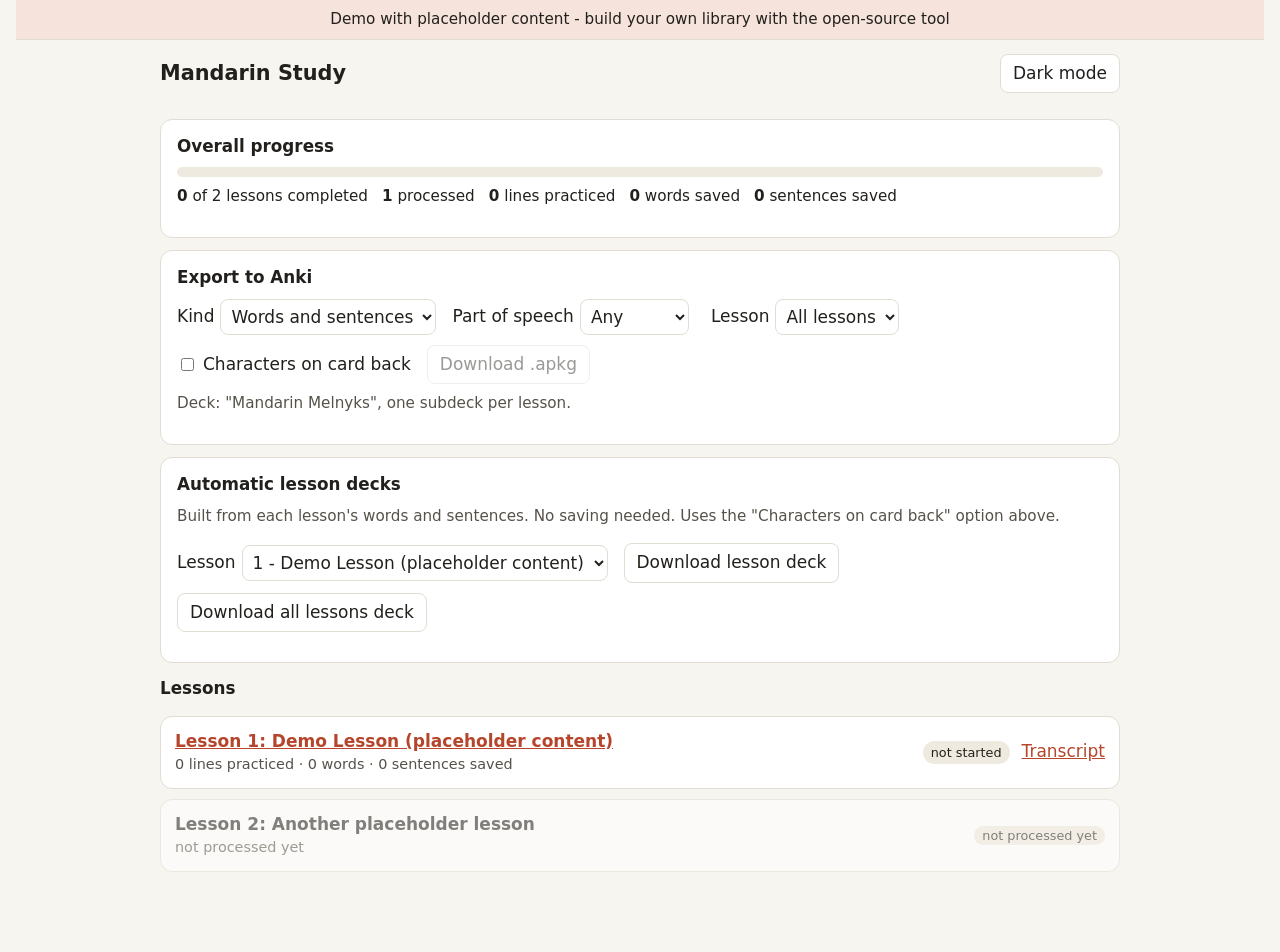
<file: index.html>
<!doctype html>
<html lang="en">
<head>
  <meta charset="utf-8">
  <meta name="viewport" content="width=device-width, initial-scale=1">
  <title>Mandarin Study</title>
  <link rel="icon" href="data:image/svg+xml,%3Csvg xmlns='http://www.w3.org/2000/svg' viewBox='0 0 16 16'%3E%3Ccircle cx='8' cy='8' r='7' fill='%23b5452b'/%3E%3C/svg%3E">
  <link rel="stylesheet" href="style.css">
</head>
<body class="index">
  <div id="banner-slot"></div>
  <header class="top wrap">
    <h1>Mandarin Study</h1>
    <button id="theme-toggle" type="button" aria-label="Toggle dark mode">Dark mode</button>
  </header>

  <main class="wrap" id="lesson-list-page">
    <section class="panel" aria-labelledby="overall-h">
      <h2 id="overall-h" style="font-size:1.05rem;margin:0 0 8px">Overall progress</h2>
      <div class="bar" aria-hidden="true"><div id="overall-bar"></div></div>
      <div class="stats" id="overall-stats"><span class="muted">Loading...</span></div>
      <p id="continue-slot" class="msg"></p>
    </section>

    <section class="panel" aria-labelledby="export-h">
      <h2 id="export-h" style="font-size:1.05rem;margin:0 0 8px">Export to Anki</h2>
      <div class="export-grid">
        <label>Kind
          <select id="ex-kind">
            <option value="all">Words and sentences</option>
            <option value="word">Words</option>
            <option value="sentence">Sentences</option>
          </select>
        </label>
        <label>Part of speech
          <select id="ex-pos" aria-describedby="ex-pos-hint">
            <option value="">Any</option>
            <option value="noun">noun</option>
            <option value="verb">verb</option>
            <option value="adj">adj</option>
            <option value="adv">adv</option>
            <option value="pron">pron</option>
            <option value="num">num</option>
            <option value="measure">measure</option>
            <option value="prep">prep</option>
            <option value="conj">conj</option>
            <option value="particle">particle</option>
            <option value="other">other</option>
          </select>
          <span id="ex-pos-hint" class="muted"></span>
        </label>
        <label>Lesson
          <select id="ex-lesson"><option value="all">All lessons</option></select>
        </label>
        <label><input type="checkbox" id="ex-chars"> Characters on card back</label>
        <button id="ex-go" type="button">Download .apkg</button>
      </div>
      <p class="msg muted">Deck: "Mandarin Melnyks", one subdeck per lesson.</p>
      <p class="msg" id="ex-msg" role="status"></p>
    </section>

    <section class="panel" aria-labelledby="auto-h" id="auto-panel">
      <h2 id="auto-h" style="font-size:1.05rem;margin:0 0 8px">Automatic lesson decks</h2>
      <p class="msg muted">Built from each lesson's words and sentences. No saving needed.
        Uses the "Characters on card back" option above.</p>
      <div class="export-grid">
        <label>Lesson
          <select id="auto-lesson"><option value="">(processed lessons)</option></select>
        </label>
        <button id="auto-one" type="button" disabled>Download lesson deck</button>
        <button id="auto-all" type="button" disabled>Download all lessons deck</button>
      </div>
      <p class="msg" id="auto-msg" role="status"></p>
    </section>

    <h2 style="font-size:1.05rem">Lessons</h2>
    <ul class="lesson-list" id="lesson-list" aria-live="polite"></ul>
  </main>

  <script src="shim.js"></script>
  <script src="app.js"></script>
  <script>
    // Auto decks: separate from app.js so the lesson list code stays untouched.
    (function () {
      var sel = document.getElementById("auto-lesson");
      var one = document.getElementById("auto-one");
      var all = document.getElementById("auto-all");
      var msg = document.getElementById("auto-msg");
      var panel = document.getElementById("auto-panel");

      function say(text) { msg.textContent = text; }

      function download(params, label) {
        var chars = document.getElementById("ex-chars");
        var qs = new URLSearchParams(Object.assign({ auto: "1" }, params));
        if (chars && chars.checked) qs.set("characters", "1");
        say("Building " + label + "...");
        return fetch("api/export.apkg?" + qs.toString()).then(function (r) {
          if (!r.ok) return r.json().then(function (j) { throw new Error(j.error || r.status); },
                                          function () { throw new Error("HTTP " + r.status); });
          var cd = r.headers.get("Content-Disposition") || "";
          var m = /filename="?([^";]+)"?/.exec(cd);
          return r.blob().then(function (b) { return { blob: b, name: m ? m[1] : "mandarin-auto.apkg" }; });
        }).then(function (f) {
          var a = document.createElement("a");
          a.href = URL.createObjectURL(f.blob);
          a.download = f.name;
          document.body.appendChild(a);
          a.click();
          a.remove();
          say("Downloaded " + f.name + ".");
        }).catch(function (e) { say("Export failed: " + e.message); });
      }

      fetch("api/lessons").then(function (r) { return r.json(); }).then(function (data) {
        var ready = data.lessons.filter(function (l) { return l.processed; });
        if (!ready.length) { say("No processed lessons yet."); return; }
        sel.innerHTML = "";
        ready.forEach(function (l) {
          var o = document.createElement("option");
          o.value = l.lesson;
          o.textContent = l.lesson + " - " + (l.title || "");
          sel.appendChild(o);
        });
        one.disabled = false;
        all.disabled = false;
      }).catch(function () {
        // no API (e.g. the static demo): hide the panel rather than show dead buttons
        panel.hidden = true;
      });

      one.addEventListener("click", function () {
        var n = sel.value;
        if (n) download({ lesson: n }, "lesson " + n + " deck");
      });
      all.addEventListener("click", function () {
        download({ lesson: "all" }, "all lessons deck");
      });
    })();
  </script>
</body>
</html>
</file>
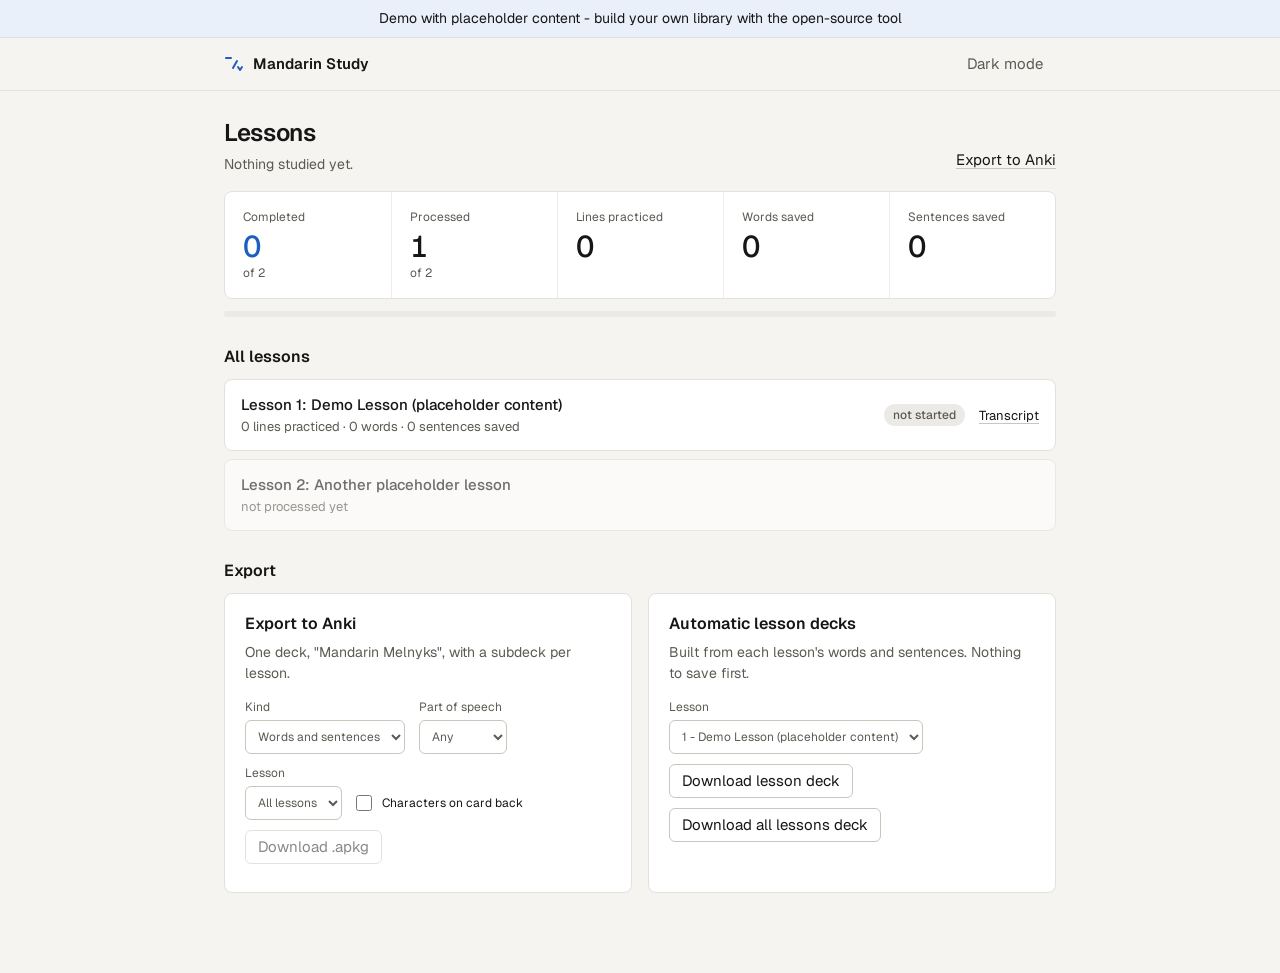
<file: demo/index.html>
<!doctype html>
<html lang="en">
<head>
  <meta charset="utf-8">
  <meta name="viewport" content="width=device-width, initial-scale=1">
  <title>Mandarin Study</title>
  <link rel="icon" href="data:image/svg+xml,%3Csvg xmlns='http://www.w3.org/2000/svg' viewBox='0 0 20 20'%3E%3Cpath d='M2 4h5M9 14l4-7M14 13l2 3 2-3' fill='none' stroke='%231d5fbf' stroke-width='2' stroke-linecap='round'/%3E%3C/svg%3E">
  <link rel="preconnect" href="https://fonts.googleapis.com">
  <link rel="preconnect" href="https://fonts.gstatic.com" crossorigin>
  <link rel="stylesheet" href="style.css">
</head>
<body class="index">
  <div id="banner-slot"></div>
  <header class="top-bar">
    <div class="top-in">
      <a class="brand" href="index.html">
        <svg viewBox="0 0 20 20" aria-hidden="true"><path d="M2 4h5M9 14l4-7M14 13l2 3 2-3" fill="none" stroke="currentColor" stroke-width="2" stroke-linecap="round" stroke-linejoin="round"/></svg>
        Mandarin Study
      </a>
      <span class="spacer"></span>
      <button id="theme-toggle" class="ghost" type="button" aria-label="Toggle dark mode">Dark mode</button>
    </div>
  </header>

  <main class="wrap" id="lesson-list-page">
    <div class="title-row">
      <div>
        <h1>Lessons</h1>
        <p class="sub" id="overall-sub">Loading...</p>
      </div>
      <div class="title-actions"><p id="continue-slot" class="continue"></p><a href="#export">Export to Anki</a></div>
    </div>

    <section aria-labelledby="overall-h">
      <h2 id="overall-h" class="sr-only">Overall progress</h2>
      <div class="kpis" id="overall-stats" aria-live="polite"><div class="kpi"><span class="k">Loading</span></div></div>
      <div class="bar" aria-hidden="true"><div id="overall-bar"></div></div>
    </section>

    <h2 class="section-title">All lessons</h2>
    <ul class="lesson-list" id="lesson-list" aria-live="polite"></ul>

    <h2 class="section-title" id="export">Export</h2>
    <div class="split" style="margin-top:0">
      <section class="panel" aria-labelledby="export-h">
        <h2 id="export-h">Export to Anki</h2>
        <p class="sub">One deck, "Mandarin Melnyks", with a subdeck per lesson.</p>
        <div class="export-grid" style="margin-top:14px">
          <label>Kind
            <select id="ex-kind">
              <option value="all">Words and sentences</option>
              <option value="word">Words</option>
              <option value="sentence">Sentences</option>
            </select>
          </label>
          <label>Part of speech
            <select id="ex-pos" aria-describedby="ex-pos-hint">
              <option value="">Any</option>
              <option value="noun">noun</option>
              <option value="verb">verb</option>
              <option value="adj">adj</option>
              <option value="adv">adv</option>
              <option value="pron">pron</option>
              <option value="num">num</option>
              <option value="measure">measure</option>
              <option value="prep">prep</option>
              <option value="conj">conj</option>
              <option value="particle">particle</option>
              <option value="other">other</option>
            </select>
          </label>
          <label>Lesson
            <select id="ex-lesson"><option value="all">All lessons</option></select>
          </label>
          <label><input type="checkbox" id="ex-chars"> Characters on card back</label>
          <button id="ex-go" type="button">Download .apkg</button>
        </div>
        <p class="msg muted" id="ex-pos-hint"></p>
        <p class="msg" id="ex-msg" role="status"></p>
      </section>

      <section class="panel" aria-labelledby="auto-h" id="auto-panel">
        <h2 id="auto-h">Automatic lesson decks</h2>
        <p class="sub">Built from each lesson's words and sentences. Nothing to save first.</p>
        <div class="export-grid" style="margin-top:14px">
          <label>Lesson
            <select id="auto-lesson"><option value="">(processed lessons)</option></select>
          </label>
          <button id="auto-one" type="button" disabled>Download lesson deck</button>
          <button id="auto-all" type="button" disabled>Download all lessons deck</button>
        </div>
        <p class="msg" id="auto-msg" role="status"></p>
      </section>
    </div>

  </main>

  <script src="shim.js"></script>
  <script src="app.js"></script>
  <script>
    // Auto decks: separate from app.js so the lesson list code stays untouched.
    (function () {
      var sel = document.getElementById("auto-lesson");
      var one = document.getElementById("auto-one");
      var all = document.getElementById("auto-all");
      var msg = document.getElementById("auto-msg");
      var panel = document.getElementById("auto-panel");

      function say(text) { msg.textContent = text; }

      function download(params, label) {
        var chars = document.getElementById("ex-chars");
        var qs = new URLSearchParams(Object.assign({ auto: "1" }, params));
        if (chars && chars.checked) qs.set("characters", "1");
        say("Building " + label + "...");
        return fetch("api/export.apkg?" + qs.toString()).then(function (r) {
          if (!r.ok) return r.json().then(function (j) { throw new Error(j.error || r.status); },
                                          function () { throw new Error("HTTP " + r.status); });
          var cd = r.headers.get("Content-Disposition") || "";
          var m = /filename="?([^";]+)"?/.exec(cd);
          return r.blob().then(function (b) { return { blob: b, name: m ? m[1] : "mandarin-auto.apkg" }; });
        }).then(function (f) {
          var a = document.createElement("a");
          a.href = URL.createObjectURL(f.blob);
          a.download = f.name;
          document.body.appendChild(a);
          a.click();
          a.remove();
          say("Downloaded " + f.name + ".");
        }).catch(function (e) { say("Export failed: " + e.message); });
      }

      fetch("api/lessons").then(function (r) { return r.json(); }).then(function (data) {
        var ready = data.lessons.filter(function (l) { return l.processed; });
        if (!ready.length) { say("No processed lessons yet."); return; }
        sel.innerHTML = "";
        ready.forEach(function (l) {
          var o = document.createElement("option");
          o.value = l.lesson;
          o.textContent = l.lesson + " - " + (l.title || "");
          sel.appendChild(o);
        });
        one.disabled = false;
        all.disabled = false;
      }).catch(function () {
        // no API (e.g. the static demo): hide the panel rather than show dead buttons
        panel.hidden = true;
      });

      one.addEventListener("click", function () {
        var n = sel.value;
        if (n) download({ lesson: n }, "lesson " + n + " deck");
      });
      all.addEventListener("click", function () {
        download({ lesson: "all" }, "all lessons deck");
      });
    })();
  </script>
</body>
</html>
</file>
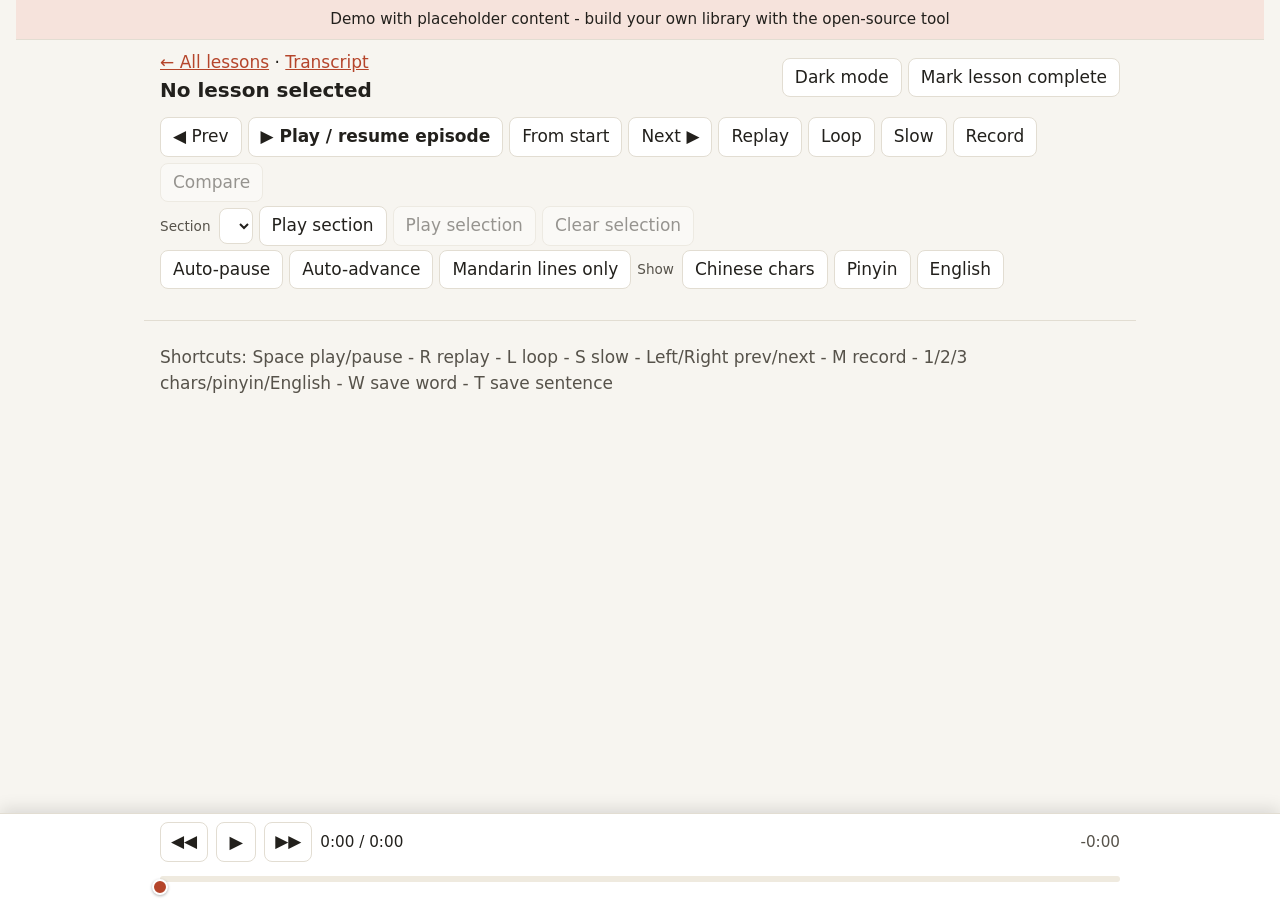
<file: lesson.html>
<!doctype html>
<html lang="en">
<head>
  <meta charset="utf-8">
  <meta name="viewport" content="width=device-width, initial-scale=1">
  <title>Lesson - Mandarin Study</title>
  <link rel="icon" href="data:image/svg+xml,%3Csvg xmlns='http://www.w3.org/2000/svg' viewBox='0 0 16 16'%3E%3Ccircle cx='8' cy='8' r='7' fill='%23b5452b'/%3E%3C/svg%3E">
  <link rel="stylesheet" href="style.css">
</head>
<body class="lesson-page">
  <div id="banner-slot"></div>
  <div class="wrap" id="lesson-root">
    <div class="lesson-head">
      <div>
        <a href="index.html">&larr; All lessons</a> &middot; <a id="transcript-link" href="transcript.html">Transcript</a>
        <h1 id="lesson-title">Loading...</h1>
        <div class="muted" id="lesson-stats"></div>
      </div>
      <div style="display:flex;gap:6px;flex-wrap:wrap">
        <button id="theme-toggle" type="button" aria-label="Toggle dark mode">Dark mode</button>
        <button id="complete-btn" type="button">Mark lesson complete</button>
      </div>
    </div>

    <div class="toolbar" role="toolbar" aria-label="Playback">
      <div class="row">
        <button id="prev-btn" type="button" title="Previous (Left)">&#9664; Prev</button>
        <button id="play-btn" type="button" class="play" title="Play / pause (Space)">&#9654; Play / resume episode</button>
        <button id="start-btn" type="button" title="Play the whole episode from the beginning">From start</button>
        <button id="next-btn" type="button" title="Next (Right)">Next &#9654;</button>
        <button id="replay-btn" type="button" class="phone-hide" title="Replay (R)">Replay</button>
        <button id="loop-btn" type="button" class="phone-hide" title="Loop (L)">Loop</button>
        <button id="slow-btn" type="button" class="phone-hide" title="Slow 0.75x (S)">Slow</button>
        <button id="rec-btn" type="button" title="Record (M)">Record</button>
        <button id="cmp-btn" type="button" class="phone-hide" disabled title="Original, then yours">Compare</button>
        <button id="more-btn" type="button" class="more-only" aria-expanded="false">More</button>
      </div>
      <div class="row secondary">
        <span class="label">Section</span>
        <select id="section-sel" aria-label="Section"></select>
        <button id="section-btn" type="button">Play section</button>
        <button id="range-btn" type="button" disabled>Play selection</button>
        <button id="clear-sel-btn" type="button" disabled>Clear selection</button>
      </div>
      <div class="row secondary">
        <button id="autopause-btn" type="button" title="Pause after each sentence">Auto-pause</button>
        <button id="autoadv-btn" type="button" title="Advance to next sentence after clip">Auto-advance</button>
        <button id="zhonly-btn" type="button" title="Hide English lines">Mandarin lines only</button>
        <span class="label">Show</span>
        <button id="chars-btn" type="button" title="Chinese characters (1)">Chinese chars</button>
        <button id="pinyin-btn" type="button" title="Pinyin (2)">Pinyin</button>
        <button id="english-btn" type="button" title="English (3)">English</button>
      </div>
      <div class="now" id="now-line" aria-live="polite"></div>
    </div>

    <div id="transcript" class="transcript"></div>
    <p class="muted" style="margin-top:24px">Shortcuts: Space play/pause - R replay - L loop - S slow - Left/Right prev/next - M record - 1/2/3 chars/pinyin/English - W save word - T save sentence</p>
  </div>

  <!-- fixed episode player: seek anywhere across the whole lesson -->
  <div class="playbar" id="playbar" role="region" aria-label="Episode player">
    <div class="pb-row">
      <button id="bar-prev" type="button" aria-label="Previous line" title="Previous line (Left)">&#9664;&#9664;</button>
      <button id="bar-play" type="button" class="pb-play" aria-label="Play" title="Play / pause (Space)">&#9654;</button>
      <button id="bar-next" type="button" aria-label="Next line" title="Next line (Right)">&#9654;&#9654;</button>
      <span class="pb-time" id="bar-time">0:00 / 0:00</span>
      <span class="pb-rem" id="bar-rem">-0:00</span>
    </div>
    <div class="pb-seek" id="seek" role="slider" tabindex="0" aria-label="Lesson position"
         aria-valuemin="0" aria-valuemax="0" aria-valuenow="0" aria-valuetext="0:00">
      <div class="pb-track"><div class="pb-fill" id="seek-fill"></div><div class="pb-thumb" id="seek-thumb"></div></div>
      <div class="pb-ticks" id="seek-ticks"></div>
    </div>
  </div>

  <audio id="ep" preload="auto"></audio>
  <audio id="clipaudio" preload="auto"></audio>
  <script src="shim.js"></script>
  <script src="app.js"></script>
</body>
</html>
</file>
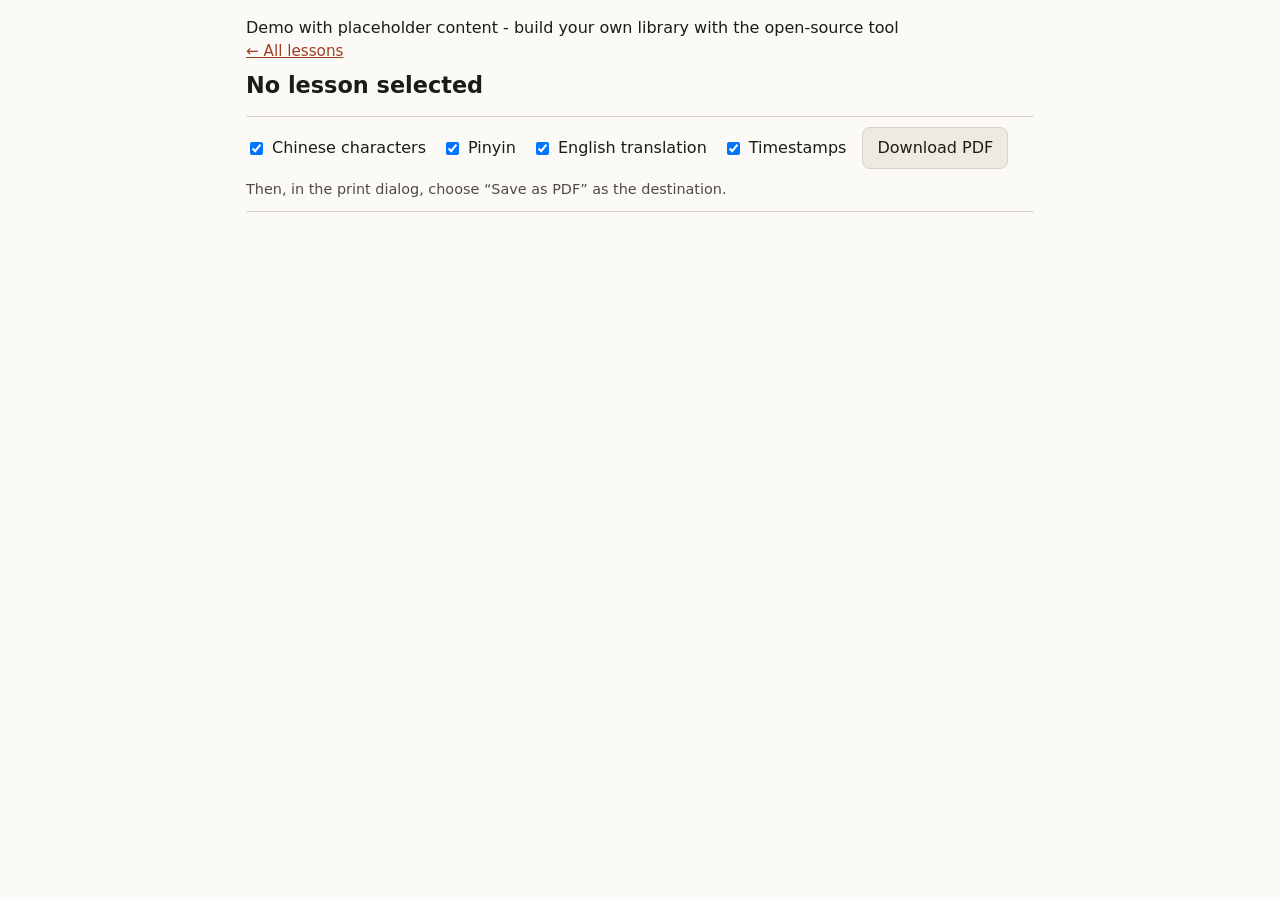
<file: transcript.html>
<!doctype html>
<html lang="en">
<head>
  <meta charset="utf-8">
  <meta name="viewport" content="width=device-width, initial-scale=1">
  <title>Transcript - Mandarin Study</title>
  <link rel="icon" href="data:image/svg+xml,%3Csvg xmlns='http://www.w3.org/2000/svg' viewBox='0 0 16 16'%3E%3Ccircle cx='8' cy='8' r='7' fill='%23b5452b'/%3E%3C/svg%3E">
  <style>
    /* Printable transcript. Screen styles first, print rules at the end. */
    :root {
      --bg: #fbfaf7; --text: #1d1b17; --muted: #4f4b43; --accent: #a43d24; --line: #d9d3c6; --chip: #efeadf;
    }
    @media screen and (prefers-color-scheme: dark) {
      :root { --bg: #161513; --text: #ece8df; --muted: #aaa499; --accent: #ef8a6e; --line: #35332e; --chip: #2c2a26; }
    }
    @page { size: A4; margin: 16mm 14mm; }
    * { box-sizing: border-box; }
    html, body { background: var(--bg); color: var(--text); margin: 0; }
    body {
      font-family: "Microsoft YaHei", "PingFang SC", "Noto Sans CJK SC", "Noto Sans SC", SimSun, system-ui, sans-serif;
      font-size: 16px; line-height: 1.5; padding: 16px; max-width: 820px; margin: 0 auto;
    }
    a { color: var(--accent); }
    button, input { font: inherit; color: inherit; }
    button { background: var(--chip); border: 1px solid var(--line); border-radius: 8px; padding: 8px 14px; min-height: 40px; cursor: pointer; }
    header h1 { font-size: 1.4rem; margin: 6px 0 2px; }
    header .sub { color: var(--muted); font-size: .95rem; }
    .controls { display: flex; flex-wrap: wrap; gap: 10px 16px; align-items: center; margin: 14px 0 18px; padding: 10px 0; border-top: 1px solid var(--line); border-bottom: 1px solid var(--line); }
    .controls label { display: flex; gap: 6px; align-items: center; min-height: 32px; }
    .hint { color: var(--muted); font-size: .9rem; }
    h2.sec {
      font-size: .95rem; text-transform: uppercase; letter-spacing: .05em; color: var(--muted);
      margin: 22px 0 6px; border-bottom: 1px solid var(--line); padding-bottom: 3px; break-after: avoid;
    }
    .line { display: flex; gap: 12px; align-items: flex-start; padding: 6px 0; break-inside: avoid; }
    .ts { flex: 0 0 3.6em; color: var(--muted); font-variant-numeric: tabular-nums; font-size: .9rem; padding-top: 4px; }
    .line .body { flex: 1; min-width: 0; }
    .line.zh { border-left: 3px solid var(--accent); padding-left: 10px; }
    .hanzi { font-size: 1.5rem; line-height: 1.35; }
    .py { font-size: 1.15rem; color: var(--accent); font-weight: 500; }
    .en { color: var(--muted); }
    .en-text { font-size: 1rem; font-style: italic; }
    /* show/hide from the checkboxes */
    .hide-chars .hanzi { display: none; }
    .hide-py .py { display: none; }
    .hide-en .en { display: none; }
    .hide-ts .ts { display: none; }
    .empty { color: var(--muted); }

    @media print {
      :root { --bg: #fff; --text: #000; --muted: #333; --accent: #000; --line: #999; --chip: #fff; }
      html, body { background: #fff; color: #000; }
      body { padding: 0; max-width: none; font-size: 11pt; line-height: 1.4; }
      .no-print { display: none !important; }
      .line.zh { border-left-color: #000; }
      .py { color: #000; }
      .en-text { font-style: normal; }
      .hanzi { font-size: 15pt; }
      .py { font-size: 11pt; }
      .ts { font-size: 9pt; }
      h2.sec { color: #000; border-bottom-color: #000; }
      a { color: #000; text-decoration: none; }
    }
  </style>
</head>
<body>
  <header>
    <div class="sub no-print"><a id="back" href="index.html">&larr; All lessons</a></div>
    <h1 id="title">Loading...</h1>
    <div class="sub" id="sub"></div>
  </header>

  <div class="controls no-print" role="group" aria-label="Transcript options">
    <label><input type="checkbox" id="c-chars" checked> Chinese characters</label>
    <label><input type="checkbox" id="c-py" checked> Pinyin</label>
    <label><input type="checkbox" id="c-en" checked> English translation</label>
    <label><input type="checkbox" id="c-ts" checked> Timestamps</label>
    <button id="pdf-btn" type="button">Download PDF</button>
    <span class="hint">Then, in the print dialog, choose &ldquo;Save as PDF&rdquo; as the destination.</span>
  </div>

  <main id="tx" aria-live="polite"></main>

  <script src="shim.js"></script>
  <script src="transcript.js"></script>
</body>
</html>
</file>
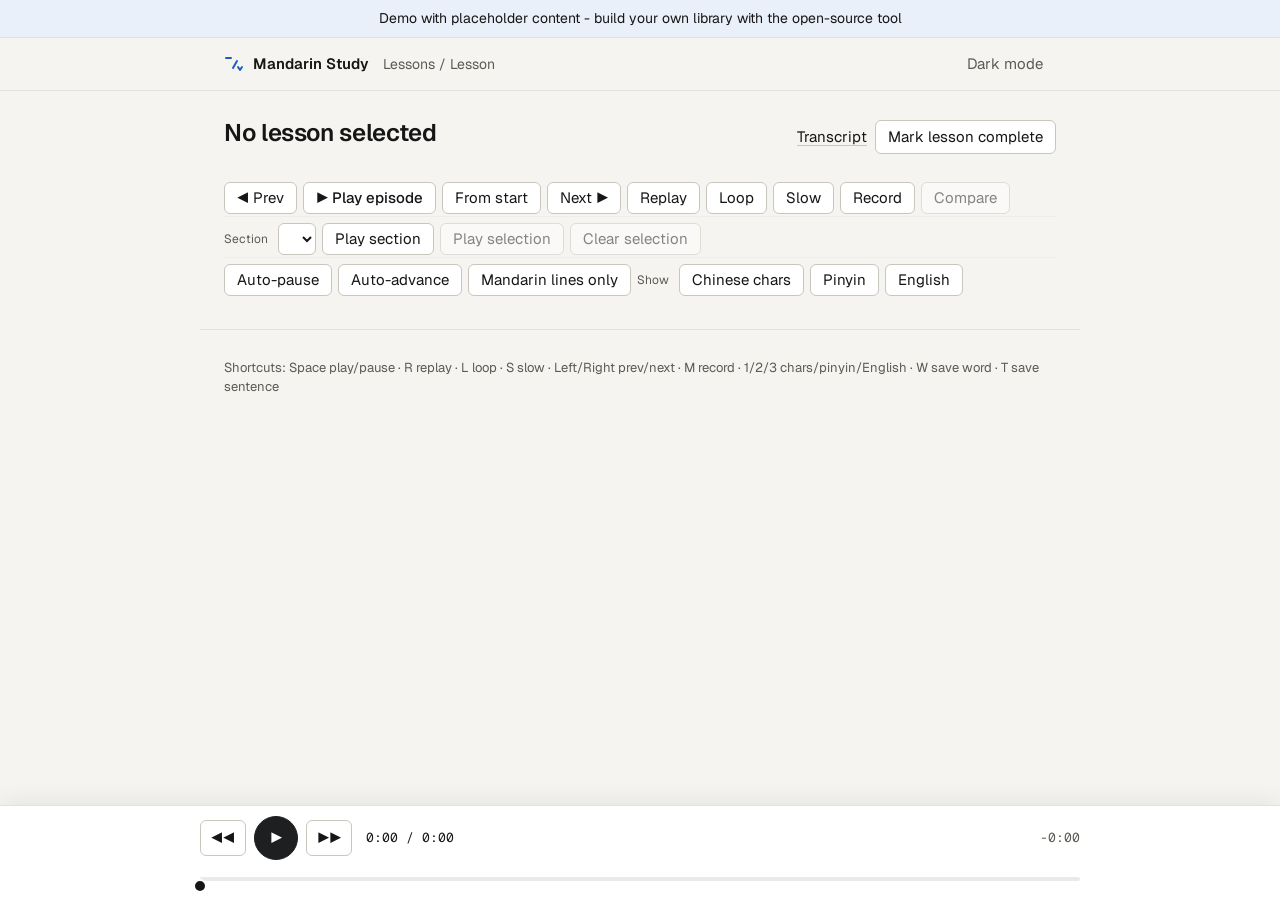
<file: demo/lesson.html>
<!doctype html>
<html lang="en">
<head>
  <meta charset="utf-8">
  <meta name="viewport" content="width=device-width, initial-scale=1">
  <title>Lesson - Mandarin Study</title>
  <link rel="icon" href="data:image/svg+xml,%3Csvg xmlns='http://www.w3.org/2000/svg' viewBox='0 0 20 20'%3E%3Cpath d='M2 4h5M9 14l4-7M14 13l2 3 2-3' fill='none' stroke='%231d5fbf' stroke-width='2' stroke-linecap='round'/%3E%3C/svg%3E">
  <link rel="preconnect" href="https://fonts.googleapis.com">
  <link rel="preconnect" href="https://fonts.gstatic.com" crossorigin>
  <link rel="stylesheet" href="style.css">
</head>
<body class="lesson-page">
  <div id="banner-slot"></div>
  <header class="top-bar">
    <div class="top-in">
      <a class="brand" href="index.html">
        <svg viewBox="0 0 20 20" aria-hidden="true"><path d="M2 4h5M9 14l4-7M14 13l2 3 2-3" fill="none" stroke="currentColor" stroke-width="2" stroke-linecap="round" stroke-linejoin="round"/></svg>
        Mandarin Study
      </a>
      <nav class="crumbs" aria-label="Breadcrumb"><a href="index.html">Lessons</a> / <span id="crumb-now">Lesson</span></nav>
      <span class="spacer"></span>
      <button id="theme-toggle" class="ghost" type="button" aria-label="Toggle dark mode">Dark mode</button>
    </div>
  </header>

  <main class="wrap" id="lesson-root">
    <div class="title-row">
      <div>
        <h1 id="lesson-title">Loading...</h1>
        <p class="sub" id="lesson-stats"></p>
      </div>
      <div class="title-actions">
        <a id="transcript-link" href="transcript.html">Transcript</a>
        <button id="complete-btn" type="button">Mark lesson complete</button>
      </div>
    </div>

    <div class="toolbar" role="toolbar" aria-label="Playback">
      <div class="row">
        <button id="prev-btn" type="button" title="Previous (Left)">&#9664; Prev</button>
        <button id="play-btn" type="button" class="play" title="Play / pause (Space)">&#9654; Play episode</button>
        <button id="start-btn" type="button" title="Play the whole episode from the beginning">From start</button>
        <button id="next-btn" type="button" title="Next (Right)">Next &#9654;</button>
        <button id="replay-btn" type="button" class="phone-hide" title="Replay (R)">Replay</button>
        <button id="loop-btn" type="button" class="phone-hide" title="Loop (L)">Loop</button>
        <button id="slow-btn" type="button" class="phone-hide" title="Slow 0.75x (S)">Slow</button>
        <button id="rec-btn" type="button" title="Record (M)">Record</button>
        <button id="cmp-btn" type="button" class="phone-hide" disabled title="Original, then yours">Compare</button>
        <button id="more-btn" type="button" class="more-only" aria-expanded="false">More</button>
      </div>
      <div class="row secondary">
        <span class="label" id="section-label">Section</span>
        <select id="section-sel" aria-labelledby="section-label"></select>
        <button id="section-btn" type="button">Play section</button>
        <button id="range-btn" type="button" disabled>Play selection</button>
        <button id="clear-sel-btn" type="button" disabled>Clear selection</button>
      </div>
      <div class="row secondary">
        <button id="autopause-btn" type="button" title="Pause after each sentence">Auto-pause</button>
        <button id="autoadv-btn" type="button" title="Advance to next sentence after clip">Auto-advance</button>
        <button id="zhonly-btn" type="button" title="Hide English lines">Mandarin lines only</button>
        <span class="label">Show</span>
        <button id="chars-btn" type="button" title="Chinese characters (1)">Chinese chars</button>
        <button id="pinyin-btn" type="button" title="Pinyin (2)">Pinyin</button>
        <button id="english-btn" type="button" title="English (3)">English</button>
      </div>
      <div class="now" id="now-line" aria-live="polite"></div>
    </div>

    <div id="transcript" class="transcript"></div>
    <p class="footnote">Shortcuts: Space play/pause · R replay · L loop · S slow · Left/Right prev/next · M record · 1/2/3 chars/pinyin/English · W save word · T save sentence</p>
  </main>

  <!-- fixed episode player: seek anywhere across the whole lesson -->
  <div class="playbar" id="playbar" role="region" aria-label="Episode player">
    <div class="pb-row">
      <button id="bar-prev" type="button" aria-label="Previous line" title="Previous line (Left)">&#9664;&#9664;</button>
      <button id="bar-play" type="button" class="pb-play" aria-label="Play" title="Play / pause (Space)">&#9654;</button>
      <button id="bar-next" type="button" aria-label="Next line" title="Next line (Right)">&#9654;&#9654;</button>
      <span class="pb-time" id="bar-time">0:00 / 0:00</span>
      <span class="pb-rem" id="bar-rem">-0:00</span>
    </div>
    <div class="pb-seek" id="seek" role="slider" tabindex="0" aria-label="Lesson position"
         aria-valuemin="0" aria-valuemax="0" aria-valuenow="0" aria-valuetext="0:00">
      <div class="pb-track"><div class="pb-fill" id="seek-fill"></div><div class="pb-thumb" id="seek-thumb"></div></div>
      <div class="pb-ticks" id="seek-ticks"></div>
    </div>
  </div>

  <audio id="ep" preload="auto"></audio>
  <audio id="clipaudio" preload="auto"></audio>
  <script src="shim.js"></script>
  <script src="app.js"></script>
</body>
</html>
</file>
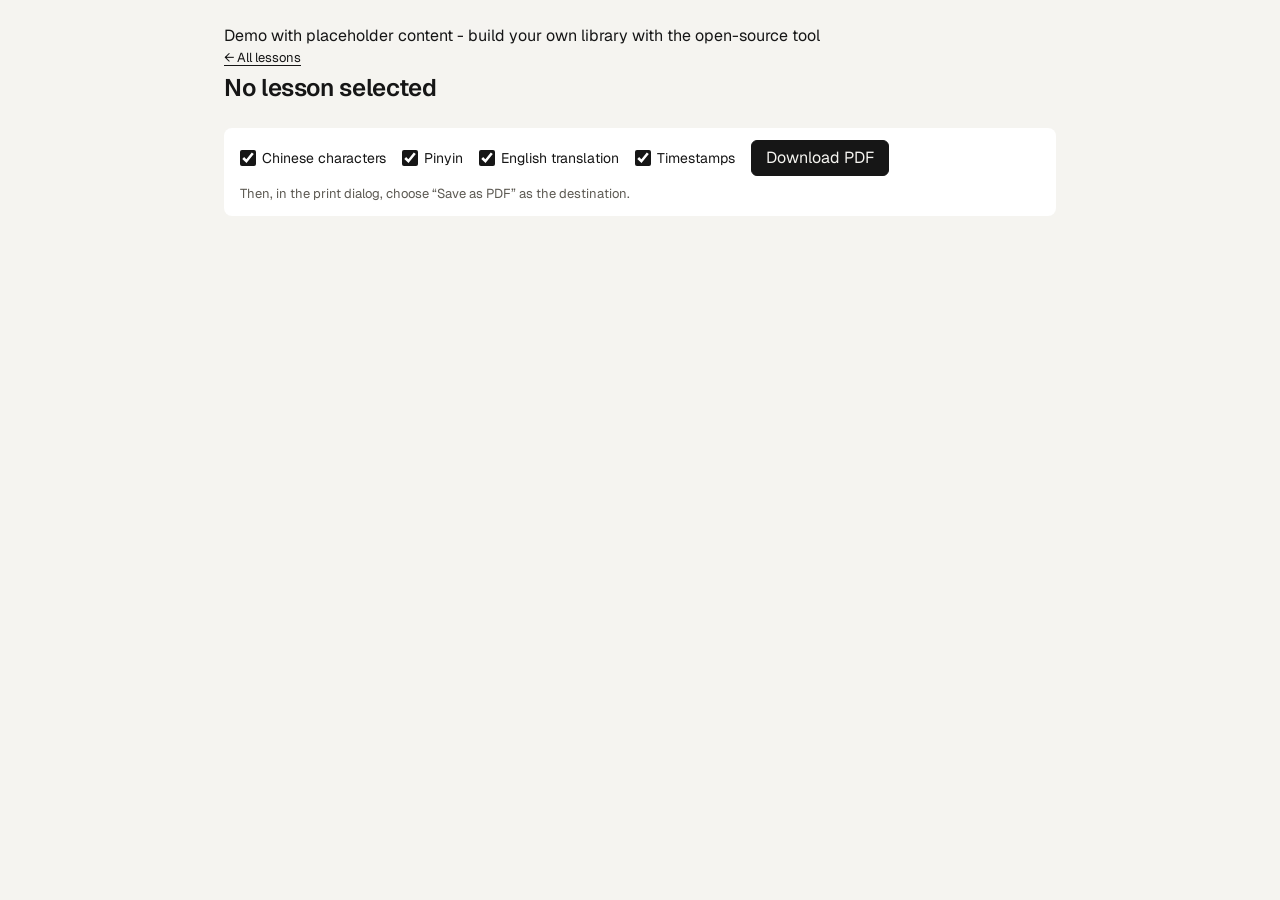
<file: demo/transcript.html>
<!doctype html>
<html lang="en">
<head>
  <meta charset="utf-8">
  <meta name="viewport" content="width=device-width, initial-scale=1">
  <title>Transcript - Mandarin Study</title>
  <link rel="icon" href="data:image/svg+xml,%3Csvg xmlns='http://www.w3.org/2000/svg' viewBox='0 0 20 20'%3E%3Cpath d='M2 4h5M9 14l4-7M14 13l2 3 2-3' fill='none' stroke='%231d5fbf' stroke-width='2' stroke-linecap='round'/%3E%3C/svg%3E">
  <link rel="preconnect" href="https://fonts.googleapis.com">
  <link rel="preconnect" href="https://fonts.gstatic.com" crossorigin>
  <style>
    /* Printable transcript. Same tokens as style.css (achromatic ledger). Print rules at the end. */
    @import url("https://fonts.googleapis.com/css2?family=Geist:wght@400;500;600&family=Geist+Mono:wght@400;500&display=swap");
    :root {
      --ground: #f5f4f0; --surface: #ffffff; --raised: #ebeae6; --border: #e3e1db; --control: #c9c6bd;
      --text: #161616; --muted: #5d5a53; --accent: #1d5fbf; --positive: #247b50;
      --pill-positive-bg: #dcfae5; --pill-positive-ink: #04250e;
      --font: "Geist", "Segoe UI", system-ui, sans-serif;
      --mono: "Geist Mono", ui-monospace, Consolas, monospace;
      --cjk: var(--font);
    }
    @media screen and (prefers-color-scheme: dark) {
      :root:not([data-theme="light"]) {
        --ground: #000000; --surface: #111111; --raised: #222222; --border: #1f1f1f; --control: #444444;
        --text: #ffffff; --muted: #b4b4b4; --accent: #6ea8ff; --positive: #3fc07a;
        --pill-positive-bg: #172a1d; --pill-positive-ink: #3fc07a;
      }
    }
    @page { size: A4; margin: 16mm 14mm; }
    * { box-sizing: border-box; }
    html, body { background: var(--ground); color: var(--text); margin: 0; }
    body {
      font-family: var(--font); font-size: 16px; line-height: 1.5; padding: 24px; max-width: 880px; margin: 0 auto;
      -webkit-font-smoothing: antialiased;
    }
    a { color: var(--text); text-underline-offset: 3px; }
    button, input { font: inherit; color: inherit; }
    button {
      background: var(--surface); border: 1px solid var(--control); border-radius: 6px;
      padding: 0 14px; min-height: 36px; cursor: pointer;
    }
    button.primary { background: var(--text); color: var(--ground); border-color: var(--text); }
    header { padding-bottom: 6px; }
    header .sub { color: var(--muted); font-size: 13px; }
    header h1 { font-size: 24px; font-weight: 600; letter-spacing: -0.015em; margin: 6px 0 4px; line-height: 1.2; }
    header .meta { color: var(--muted); font-size: 14px; font-variant-numeric: tabular-nums; }
    .controls {
      display: flex; flex-wrap: wrap; gap: 8px 16px; align-items: center; margin: 16px 0 22px;
      padding: 12px 16px; background: var(--surface); border-radius: 8px;
    }
    .controls label { display: flex; gap: 6px; align-items: center; min-height: 32px; font-size: 14px; }
    .controls input[type="checkbox"] { width: 16px; height: 16px; accent-color: var(--text); margin: 0; }
    .hint { color: var(--muted); font-size: 13px; flex-basis: 100%; }
    h2.sec {
      font-size: 13px; font-weight: 500; color: var(--muted); margin: 26px 0 4px; padding: 0 2px; break-after: avoid;
    }
    /* a line is a ledger row: time in mono, the content on the right */
    .line {
      display: grid; grid-template-columns: 56px minmax(0, 1fr); gap: 12px; align-items: start;
      padding: 12px 16px; margin: 6px 0; background: var(--surface);
      border-radius: 8px; break-inside: avoid;
    }
    .line.en-line { background: transparent; border-color: transparent; padding: 4px 16px; }
    .ts { font-family: var(--mono); color: var(--muted); font-size: 12px; font-variant-numeric: tabular-nums; padding-top: 6px; }
    .line .body { min-width: 0; }
    .py { font-size: 19px; line-height: 1.35; font-weight: 500; }
    .hanzi { font-family: var(--cjk); font-size: 24px; line-height: 1.35; margin-top: 2px; }
    .en { color: var(--muted); font-size: 14px; margin-top: 2px; }
    .en-text { font-size: 15px; line-height: 1.55; }
    /* show/hide from the checkboxes */
    .hide-chars .hanzi { display: none; }
    .hide-py .py { display: none; }
    .hide-en .en { display: none; }
    .hide-ts .ts { display: none; }
    .empty { color: var(--muted); }

    @media (max-width: 600px) {
      body { padding: 16px; }
      .line { grid-template-columns: 44px minmax(0, 1fr); gap: 10px; }
      .py { font-size: 18px; }
    }

    @media print {
      :root { --ground: #fff; --surface: #fff; --raised: #fff; --border: #bbb; --control: #999; --text: #000; --muted: #333; --accent: #000; --positive: #000; --pill-positive-bg: #fff; --pill-positive-ink: #000; }
      html, body { background: #fff; color: #000; }
      body { padding: 0; max-width: none; font-size: 11pt; line-height: 1.4; }
      .no-print { display: none !important; }
      .line { border: 0; border-bottom: 1px solid #ddd; border-radius: 0; padding: 6px 0; margin: 0; }
      .line.en-line { border-bottom-color: transparent; }
      .hanzi { font-size: 15pt; }
      .py { font-size: 11pt; }
      .en-text { font-size: 10.5pt; }
      .ts { font-size: 9pt; padding-top: 3px; }
      h2.sec { color: #000; border-bottom: 0; font-size: 10pt; margin-top: 14pt; }
      a { color: #000; text-decoration: none; }
    }
  </style>
</head>
<body>
  <header>
    <div class="sub no-print"><a id="back" href="index.html">&larr; All lessons</a></div>
    <h1 id="title">Loading...</h1>
    <div class="meta" id="sub"></div>
  </header>

  <div class="controls no-print" role="group" aria-label="Transcript options">
    <label><input type="checkbox" id="c-chars" checked> Chinese characters</label>
    <label><input type="checkbox" id="c-py" checked> Pinyin</label>
    <label><input type="checkbox" id="c-en" checked> English translation</label>
    <label><input type="checkbox" id="c-ts" checked> Timestamps</label>
    <button id="pdf-btn" class="primary" type="button">Download PDF</button>
    <span class="hint">Then, in the print dialog, choose &ldquo;Save as PDF&rdquo; as the destination.</span>
  </div>

  <main id="tx" aria-live="polite"></main>

  <script src="shim.js"></script>
  <script src="transcript.js"></script>
</body>
</html>
</file>
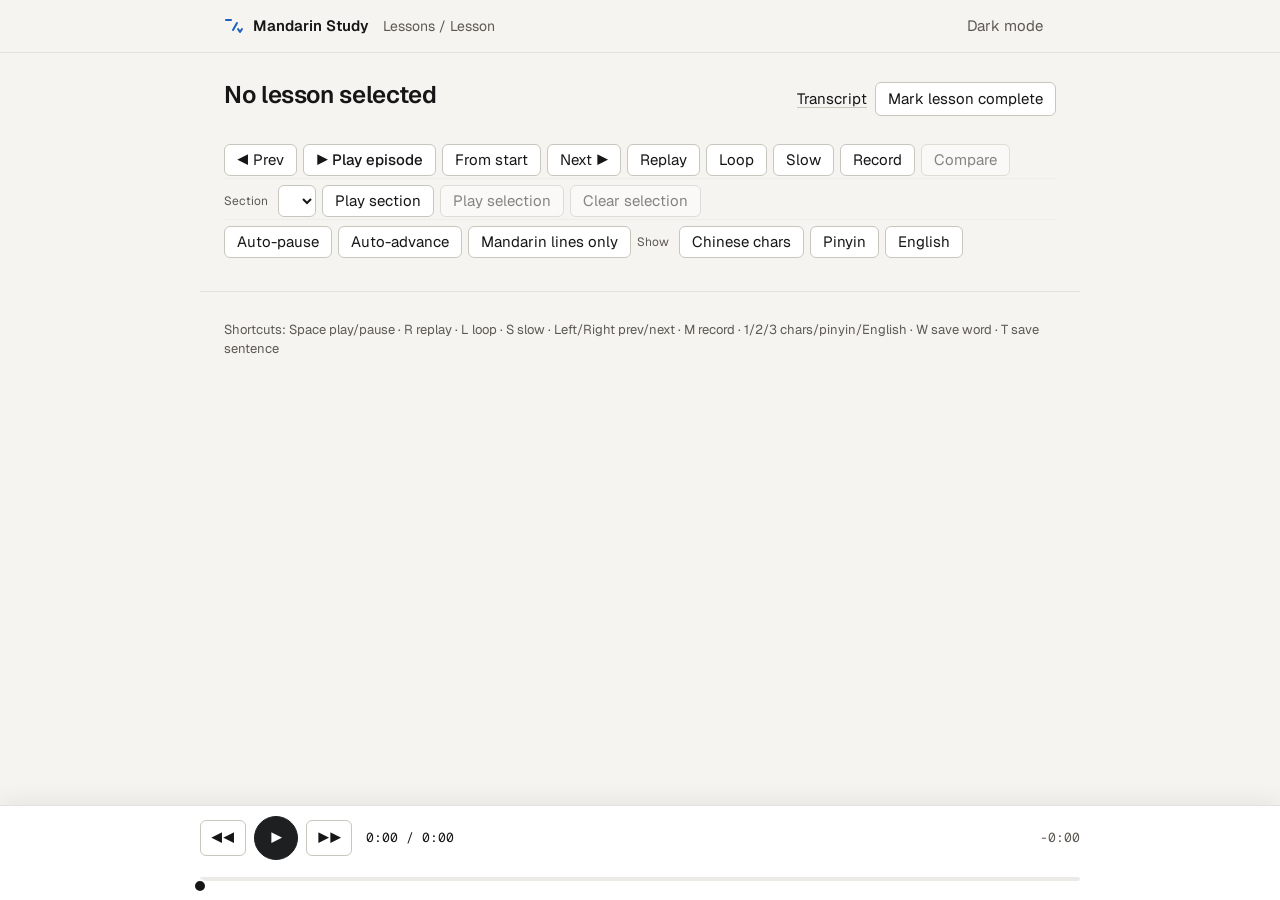
<file: src/web/lesson.html>
<!doctype html>
<html lang="en">
<head>
  <meta charset="utf-8">
  <meta name="viewport" content="width=device-width, initial-scale=1">
  <title>Lesson - Mandarin Study</title>
  <link rel="icon" href="data:image/svg+xml,%3Csvg xmlns='http://www.w3.org/2000/svg' viewBox='0 0 20 20'%3E%3Cpath d='M2 4h5M9 14l4-7M14 13l2 3 2-3' fill='none' stroke='%231d5fbf' stroke-width='2' stroke-linecap='round'/%3E%3C/svg%3E">
  <link rel="preconnect" href="https://fonts.googleapis.com">
  <link rel="preconnect" href="https://fonts.gstatic.com" crossorigin>
  <link rel="stylesheet" href="style.css">
</head>
<body class="lesson-page">
  <div id="banner-slot"></div>
  <header class="top-bar">
    <div class="top-in">
      <a class="brand" href="index.html">
        <svg viewBox="0 0 20 20" aria-hidden="true"><path d="M2 4h5M9 14l4-7M14 13l2 3 2-3" fill="none" stroke="currentColor" stroke-width="2" stroke-linecap="round" stroke-linejoin="round"/></svg>
        Mandarin Study
      </a>
      <nav class="crumbs" aria-label="Breadcrumb"><a href="index.html">Lessons</a> / <span id="crumb-now">Lesson</span></nav>
      <span class="spacer"></span>
      <button id="theme-toggle" class="ghost" type="button" aria-label="Toggle dark mode">Dark mode</button>
    </div>
  </header>

  <main class="wrap" id="lesson-root">
    <div class="title-row">
      <div>
        <h1 id="lesson-title">Loading...</h1>
        <p class="sub" id="lesson-stats"></p>
      </div>
      <div class="title-actions">
        <a id="transcript-link" href="transcript.html">Transcript</a>
        <button id="complete-btn" type="button">Mark lesson complete</button>
      </div>
    </div>

    <div class="toolbar" role="toolbar" aria-label="Playback">
      <div class="row">
        <button id="prev-btn" type="button" title="Previous (Left)">&#9664; Prev</button>
        <button id="play-btn" type="button" class="play" title="Play / pause (Space)">&#9654; Play episode</button>
        <button id="start-btn" type="button" title="Play the whole episode from the beginning">From start</button>
        <button id="next-btn" type="button" title="Next (Right)">Next &#9654;</button>
        <button id="replay-btn" type="button" class="phone-hide" title="Replay (R)">Replay</button>
        <button id="loop-btn" type="button" class="phone-hide" title="Loop (L)">Loop</button>
        <button id="slow-btn" type="button" class="phone-hide" title="Slow 0.75x (S)">Slow</button>
        <button id="rec-btn" type="button" title="Record (M)">Record</button>
        <button id="cmp-btn" type="button" class="phone-hide" disabled title="Original, then yours">Compare</button>
        <button id="more-btn" type="button" class="more-only" aria-expanded="false">More</button>
      </div>
      <div class="row secondary">
        <span class="label" id="section-label">Section</span>
        <select id="section-sel" aria-labelledby="section-label"></select>
        <button id="section-btn" type="button">Play section</button>
        <button id="range-btn" type="button" disabled>Play selection</button>
        <button id="clear-sel-btn" type="button" disabled>Clear selection</button>
      </div>
      <div class="row secondary">
        <button id="autopause-btn" type="button" title="Pause after each sentence">Auto-pause</button>
        <button id="autoadv-btn" type="button" title="Advance to next sentence after clip">Auto-advance</button>
        <button id="zhonly-btn" type="button" title="Hide English lines">Mandarin lines only</button>
        <span class="label">Show</span>
        <button id="chars-btn" type="button" title="Chinese characters (1)">Chinese chars</button>
        <button id="pinyin-btn" type="button" title="Pinyin (2)">Pinyin</button>
        <button id="english-btn" type="button" title="English (3)">English</button>
      </div>
      <div class="now" id="now-line" aria-live="polite"></div>
    </div>

    <div id="transcript" class="transcript"></div>
    <p class="footnote">Shortcuts: Space play/pause · R replay · L loop · S slow · Left/Right prev/next · M record · 1/2/3 chars/pinyin/English · W save word · T save sentence</p>
  </main>

  <!-- fixed episode player: seek anywhere across the whole lesson -->
  <div class="playbar" id="playbar" role="region" aria-label="Episode player">
    <div class="pb-row">
      <button id="bar-prev" type="button" aria-label="Previous line" title="Previous line (Left)">&#9664;&#9664;</button>
      <button id="bar-play" type="button" class="pb-play" aria-label="Play" title="Play / pause (Space)">&#9654;</button>
      <button id="bar-next" type="button" aria-label="Next line" title="Next line (Right)">&#9654;&#9654;</button>
      <span class="pb-time" id="bar-time">0:00 / 0:00</span>
      <span class="pb-rem" id="bar-rem">-0:00</span>
    </div>
    <div class="pb-seek" id="seek" role="slider" tabindex="0" aria-label="Lesson position"
         aria-valuemin="0" aria-valuemax="0" aria-valuenow="0" aria-valuetext="0:00">
      <div class="pb-track"><div class="pb-fill" id="seek-fill"></div><div class="pb-thumb" id="seek-thumb"></div></div>
      <div class="pb-ticks" id="seek-ticks"></div>
    </div>
  </div>

  <audio id="ep" preload="auto"></audio>
  <audio id="clipaudio" preload="auto"></audio>
  <script src="app.js"></script>
</body>
</html>
</file>
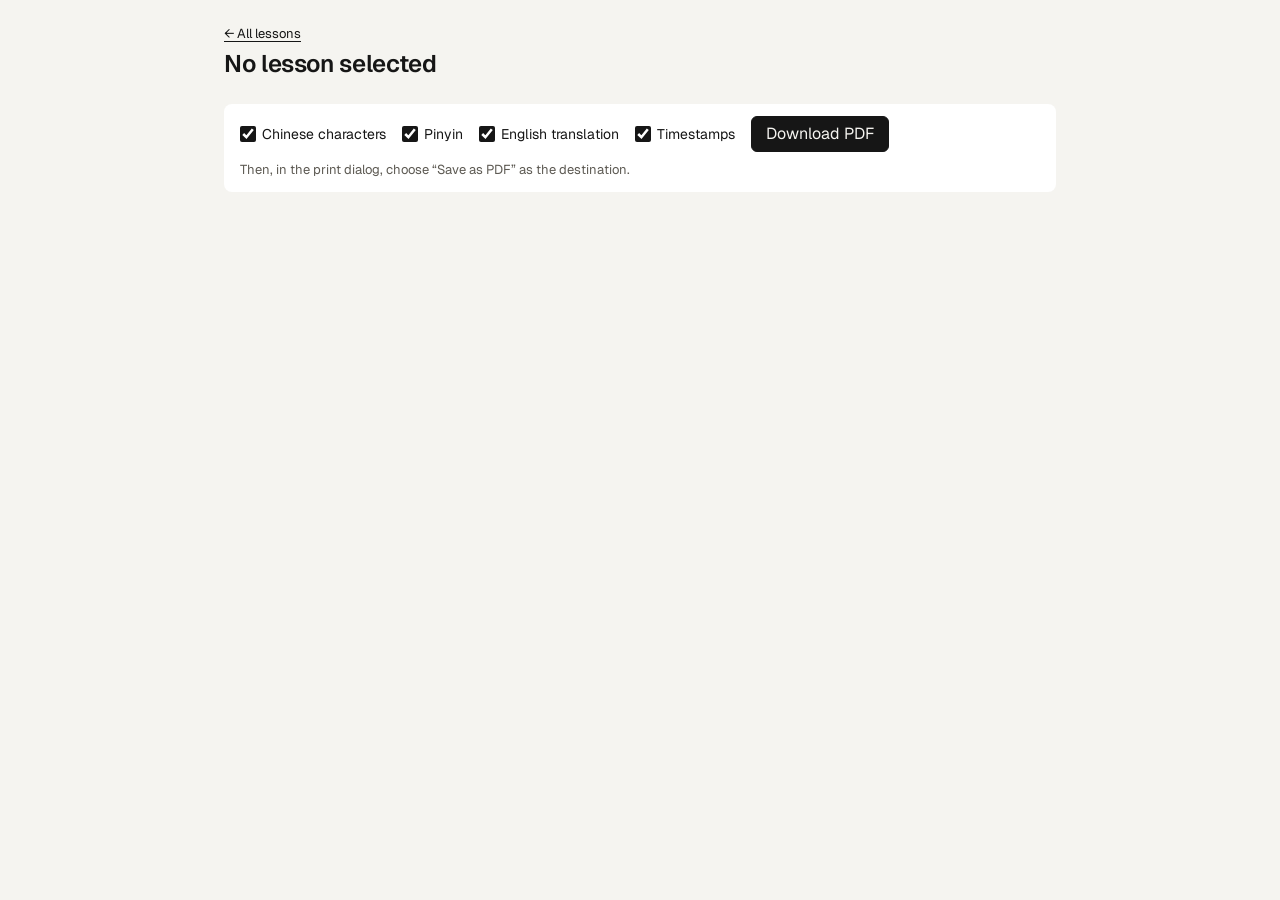
<file: src/web/transcript.html>
<!doctype html>
<html lang="en">
<head>
  <meta charset="utf-8">
  <meta name="viewport" content="width=device-width, initial-scale=1">
  <title>Transcript - Mandarin Study</title>
  <link rel="icon" href="data:image/svg+xml,%3Csvg xmlns='http://www.w3.org/2000/svg' viewBox='0 0 20 20'%3E%3Cpath d='M2 4h5M9 14l4-7M14 13l2 3 2-3' fill='none' stroke='%231d5fbf' stroke-width='2' stroke-linecap='round'/%3E%3C/svg%3E">
  <link rel="preconnect" href="https://fonts.googleapis.com">
  <link rel="preconnect" href="https://fonts.gstatic.com" crossorigin>
  <style>
    /* Printable transcript. Same tokens as style.css (achromatic ledger). Print rules at the end. */
    @import url("https://fonts.googleapis.com/css2?family=Geist:wght@400;500;600&family=Geist+Mono:wght@400;500&display=swap");
    :root {
      --ground: #f5f4f0; --surface: #ffffff; --raised: #ebeae6; --border: #e3e1db; --control: #c9c6bd;
      --text: #161616; --muted: #5d5a53; --accent: #1d5fbf; --positive: #247b50;
      --pill-positive-bg: #dcfae5; --pill-positive-ink: #04250e;
      --font: "Geist", "Segoe UI", system-ui, sans-serif;
      --mono: "Geist Mono", ui-monospace, Consolas, monospace;
      --cjk: var(--font);
    }
    @media screen and (prefers-color-scheme: dark) {
      :root:not([data-theme="light"]) {
        --ground: #000000; --surface: #111111; --raised: #222222; --border: #1f1f1f; --control: #444444;
        --text: #ffffff; --muted: #b4b4b4; --accent: #6ea8ff; --positive: #3fc07a;
        --pill-positive-bg: #172a1d; --pill-positive-ink: #3fc07a;
      }
    }
    @page { size: A4; margin: 16mm 14mm; }
    * { box-sizing: border-box; }
    html, body { background: var(--ground); color: var(--text); margin: 0; }
    body {
      font-family: var(--font); font-size: 16px; line-height: 1.5; padding: 24px; max-width: 880px; margin: 0 auto;
      -webkit-font-smoothing: antialiased;
    }
    a { color: var(--text); text-underline-offset: 3px; }
    button, input { font: inherit; color: inherit; }
    button {
      background: var(--surface); border: 1px solid var(--control); border-radius: 6px;
      padding: 0 14px; min-height: 36px; cursor: pointer;
    }
    button.primary { background: var(--text); color: var(--ground); border-color: var(--text); }
    header { padding-bottom: 6px; }
    header .sub { color: var(--muted); font-size: 13px; }
    header h1 { font-size: 24px; font-weight: 600; letter-spacing: -0.015em; margin: 6px 0 4px; line-height: 1.2; }
    header .meta { color: var(--muted); font-size: 14px; font-variant-numeric: tabular-nums; }
    .controls {
      display: flex; flex-wrap: wrap; gap: 8px 16px; align-items: center; margin: 16px 0 22px;
      padding: 12px 16px; background: var(--surface); border-radius: 8px;
    }
    .controls label { display: flex; gap: 6px; align-items: center; min-height: 32px; font-size: 14px; }
    .controls input[type="checkbox"] { width: 16px; height: 16px; accent-color: var(--text); margin: 0; }
    .hint { color: var(--muted); font-size: 13px; flex-basis: 100%; }
    h2.sec {
      font-size: 13px; font-weight: 500; color: var(--muted); margin: 26px 0 4px; padding: 0 2px; break-after: avoid;
    }
    /* a line is a ledger row: time in mono, the content on the right */
    .line {
      display: grid; grid-template-columns: 56px minmax(0, 1fr); gap: 12px; align-items: start;
      padding: 12px 16px; margin: 6px 0; background: var(--surface);
      border-radius: 8px; break-inside: avoid;
    }
    .line.en-line { background: transparent; border-color: transparent; padding: 4px 16px; }
    .ts { font-family: var(--mono); color: var(--muted); font-size: 12px; font-variant-numeric: tabular-nums; padding-top: 6px; }
    .line .body { min-width: 0; }
    .py { font-size: 19px; line-height: 1.35; font-weight: 500; }
    .hanzi { font-family: var(--cjk); font-size: 24px; line-height: 1.35; margin-top: 2px; }
    .en { color: var(--muted); font-size: 14px; margin-top: 2px; }
    .en-text { font-size: 15px; line-height: 1.55; }
    /* show/hide from the checkboxes */
    .hide-chars .hanzi { display: none; }
    .hide-py .py { display: none; }
    .hide-en .en { display: none; }
    .hide-ts .ts { display: none; }
    .empty { color: var(--muted); }

    @media (max-width: 600px) {
      body { padding: 16px; }
      .line { grid-template-columns: 44px minmax(0, 1fr); gap: 10px; }
      .py { font-size: 18px; }
    }

    @media print {
      :root { --ground: #fff; --surface: #fff; --raised: #fff; --border: #bbb; --control: #999; --text: #000; --muted: #333; --accent: #000; --positive: #000; --pill-positive-bg: #fff; --pill-positive-ink: #000; }
      html, body { background: #fff; color: #000; }
      body { padding: 0; max-width: none; font-size: 11pt; line-height: 1.4; }
      .no-print { display: none !important; }
      .line { border: 0; border-bottom: 1px solid #ddd; border-radius: 0; padding: 6px 0; margin: 0; }
      .line.en-line { border-bottom-color: transparent; }
      .hanzi { font-size: 15pt; }
      .py { font-size: 11pt; }
      .en-text { font-size: 10.5pt; }
      .ts { font-size: 9pt; padding-top: 3px; }
      h2.sec { color: #000; border-bottom: 0; font-size: 10pt; margin-top: 14pt; }
      a { color: #000; text-decoration: none; }
    }
  </style>
</head>
<body>
  <header>
    <div class="sub no-print"><a id="back" href="index.html">&larr; All lessons</a></div>
    <h1 id="title">Loading...</h1>
    <div class="meta" id="sub"></div>
  </header>

  <div class="controls no-print" role="group" aria-label="Transcript options">
    <label><input type="checkbox" id="c-chars" checked> Chinese characters</label>
    <label><input type="checkbox" id="c-py" checked> Pinyin</label>
    <label><input type="checkbox" id="c-en" checked> English translation</label>
    <label><input type="checkbox" id="c-ts" checked> Timestamps</label>
    <button id="pdf-btn" class="primary" type="button">Download PDF</button>
    <span class="hint">Then, in the print dialog, choose &ldquo;Save as PDF&rdquo; as the destination.</span>
  </div>

  <main id="tx" aria-live="polite"></main>

  <script src="transcript.js"></script>
</body>
</html>
</file>
<file: style.css>
:root {
  --bg: #f7f5f0;
  --panel: #ffffff;
  --text: #22201c;
  --muted: #56524a;  /* >= 5.8:1 on panel and chip backgrounds (WCAG AA) */
  --accent: #b5452b;
  --accent-soft: #f6e3dc;
  --ok: #2f7d4f;
  --line: #e2ddd2;
  --chip: #efeadf;
  --hl: #fff1a8;
  --sel: #dfeaf7;
  --radius: 12px;
}
@media (prefers-color-scheme: dark) {
  :root:not([data-theme="light"]) {
    --bg: #161513;
    --panel: #201f1c;
    --text: #ece8df;
    --muted: #aaa499;
    --accent: #ef8a6e;
    --accent-soft: #3b2a25;
    --ok: #6fc690;
    --line: #35332e;
    --chip: #2c2a26;
    --hl: #4b4420;
    --sel: #20304a;
  }
}
:root[data-theme="dark"] {
  --bg: #161513;
  --panel: #201f1c;
  --text: #ece8df;
  --muted: #aaa499;
  --accent: #ef8a6e;
  --accent-soft: #3b2a25;
  --ok: #6fc690;
  --line: #35332e;
  --chip: #2c2a26;
  --hl: #4b4420;
  --sel: #20304a;
}

* { box-sizing: border-box; }
html, body { margin: 0; background: var(--bg); color: var(--text); }
body {
  font-family: system-ui, "Segoe UI", "Noto Sans", "Noto Sans SC", "Microsoft YaHei", sans-serif;
  font-size: 17px; line-height: 1.5; padding: 0 16px 80px;
  overflow-x: hidden;
}
a { color: var(--accent); }
button, select, input { font: inherit; color: inherit; }
button {
  background: var(--panel); border: 1px solid var(--line); border-radius: 8px;
  padding: 6px 12px; cursor: pointer; min-height: 36px;
}
button:hover:not(:disabled) { border-color: var(--accent); }
button:disabled { opacity: .45; cursor: default; }
button.on { background: var(--accent); color: #fff; border-color: var(--accent); }
button.saved { background: var(--ok); color: #fff; border-color: var(--ok); }
select { background: var(--panel); border: 1px solid var(--line); border-radius: 8px; padding: 6px; min-height: 36px; }
:focus-visible { outline: 2px solid var(--accent); outline-offset: 2px; }
.muted { color: var(--muted); }
.hidden { display: none !important; }

header.top {
  display: flex; flex-wrap: wrap; align-items: center; gap: 10px;
  justify-content: space-between; padding: 14px 0; max-width: 960px; margin: 0 auto;
}
header.top h1 { font-size: 1.3rem; margin: 0; }
.wrap { max-width: 960px; margin: 0 auto; }
.panel {
  background: var(--panel); border: 1px solid var(--line); border-radius: var(--radius);
  padding: 14px 16px; margin: 12px 0;
}
.bar { height: 10px; background: var(--chip); border-radius: 6px; overflow: hidden; }
.bar > div { height: 100%; background: var(--ok); width: 0; transition: width .3s; }
.stats { display: flex; flex-wrap: wrap; gap: 14px; margin-top: 8px; font-size: .95rem; }
.demo-banner {
  background: var(--accent-soft); color: var(--text); text-align: center;
  padding: 8px 12px; font-size: .95rem; border-bottom: 1px solid var(--line);
}

/* index */
.lesson-list { list-style: none; padding: 0; margin: 0; display: grid; gap: 10px; }
.lesson-card {
  display: grid; grid-template-columns: 1fr auto; gap: 6px 12px; align-items: center;
  background: var(--panel); border: 1px solid var(--line); border-radius: var(--radius); padding: 12px 14px;
}
.lesson-card.off { opacity: .55; }
.row-links { display: flex; flex-wrap: wrap; gap: 6px 12px; align-items: center; justify-content: flex-end; }
.lesson-card .title { font-weight: 600; }
.lesson-card .meta { font-size: .9rem; color: var(--muted); }
.badge { font-size: .8rem; padding: 2px 8px; border-radius: 99px; background: var(--chip); white-space: nowrap; }
.badge.completed { background: var(--ok); color: #fff; }
.badge.in-progress { background: var(--accent-soft); }
.export-grid { display: flex; flex-wrap: wrap; gap: 10px 16px; align-items: center; }
.export-grid label { display: flex; gap: 6px; align-items: center; flex-wrap: wrap; min-width: 0; max-width: 100%; }
.export-grid select, .export-grid button { max-width: 100%; }
.export-grid select { min-width: 0; }
.panel { min-width: 0; }
.msg { margin-top: 8px; font-size: .95rem; }
.msg.err { color: var(--accent); }

/* lesson toolbar */
.toolbar {
  position: sticky; top: 0; z-index: 20; background: var(--bg);
  border-bottom: 1px solid var(--line); padding: 8px 0; margin: 0 -16px; padding-left: 16px; padding-right: 16px;
}
.toolbar .row { display: flex; flex-wrap: wrap; gap: 6px; align-items: center; margin: 4px 0; }
.toolbar .play { font-weight: 600; min-width: 110px; }
.toolbar .label { font-size: .85rem; color: var(--muted); margin-right: 2px; }
.now { font-size: .9rem; color: var(--muted); margin-top: 4px; min-height: 1.3em; }
.lesson-head { display: flex; flex-wrap: wrap; gap: 8px; align-items: center; justify-content: space-between; margin: 10px 0 0; }
.lesson-head h1 { font-size: 1.25rem; margin: 0; }

/* transcript */
.transcript { margin-top: 10px; }
.section-h {
  font-size: .9rem; text-transform: uppercase; letter-spacing: .06em; color: var(--muted);
  margin: 22px 0 6px; border-bottom: 1px solid var(--line); padding-bottom: 4px;
}
.chunk {
  background: var(--panel); border: 1px solid var(--line); border-left: 4px solid var(--line);
  border-radius: var(--radius); padding: 10px 12px; margin: 8px 0; position: relative;
}
.chunk.zh { border-left-color: var(--accent); cursor: pointer; }
.chunk.en { background: transparent; border-style: dashed; }
.chunk.active { background: var(--hl); }
.chunk.sel { background: var(--sel); }
.chunk.practiced::after { content: "practiced"; position: absolute; top: 6px; right: 10px; font-size: .75rem; color: var(--ok); }
.chunk .head { display: flex; gap: 8px; align-items: flex-start; }
.chunk .num { font-size: .8rem; color: var(--muted); min-width: 2.2em; padding-top: 6px; }
.chunk .body { flex: 1; min-width: 0; }
.chunk .pinyin { font-size: 1.35rem; line-height: 1.4; font-weight: 500; }
.chunk .hanzi { font-size: 1.7rem; line-height: 1.3; margin-top: 2px; }
.chunk .english { color: var(--muted); margin-top: 2px; }
.chunk .en-text { font-size: 1.05rem; }
.chunk .actions { display: flex; flex-wrap: wrap; gap: 6px; margin-top: 8px; }
.chunk .actions button { min-height: 32px; padding: 4px 10px; font-size: .9rem; }
.chunk .words { display: flex; flex-wrap: wrap; gap: 6px; margin-top: 8px; }
.chip {
  background: var(--chip); border: 1px solid transparent; border-radius: 8px;
  padding: 4px 8px; min-height: 0; text-align: left; line-height: 1.2;
}
.chip .cn { font-size: 1.15rem; }
.chip .py { display: block; font-size: .85rem; color: var(--muted); }
.chip.saved { border-color: var(--ok); }
.chip.focus { outline: 2px solid var(--accent); }
.hide-chars .hanzi, .hide-chars .cn, .hide-chars .cn-p { display: none; }
.hide-pinyin .pinyin, .hide-pinyin .chip .py { display: none; }
/* English toggle hides only translations under Mandarin cards; teacher English lines stay */
.hide-english .english { display: none; }
.zh-only .chunk.en { display: none; }

.popover {
  position: absolute; z-index: 40; background: var(--panel); border: 1px solid var(--line);
  border-radius: var(--radius); box-shadow: 0 6px 24px rgba(0,0,0,.2); padding: 12px; width: min(280px, 92vw);
}
.popover .big { font-size: 1.4rem; }
.popover .py { font-size: 1.05rem; color: var(--accent); }
.popover .actions { display: flex; flex-wrap: wrap; gap: 6px; margin-top: 10px; }

/* lesson play bar (fixed at bottom) */
body.lesson-page { padding-bottom: 150px; }
.playbar {
  position: fixed; left: 0; right: 0; bottom: 0; z-index: 30;
  background: var(--panel); border-top: 1px solid var(--line);
  box-shadow: 0 -4px 16px rgba(0,0,0,.12); padding: 8px 12px calc(8px + env(safe-area-inset-bottom));
}
.pb-row { display: flex; align-items: center; gap: 8px; max-width: 960px; margin: 0 auto; }
.pb-row button { min-height: 40px; min-width: 40px; padding: 4px 10px; }
.pb-play { font-size: 1.1rem; }
.pb-time { font-variant-numeric: tabular-nums; font-size: .95rem; white-space: nowrap; }
.pb-rem { font-variant-numeric: tabular-nums; font-size: .95rem; color: var(--muted); white-space: nowrap; margin-left: auto; }
.pb-seek {
  position: relative; max-width: 960px; margin: 4px auto 0; height: 26px; cursor: pointer;
  touch-action: none; user-select: none;
}
.pb-track { position: absolute; left: 0; right: 0; top: 10px; height: 6px; background: var(--chip); border-radius: 3px; }
.pb-fill { position: absolute; left: 0; top: 0; bottom: 0; width: 0; background: var(--accent); border-radius: 3px; }
.pb-thumb {
  position: absolute; top: 3px; width: 16px; height: 16px; margin-left: -8px; border-radius: 50%;
  background: var(--accent); border: 2px solid var(--panel); box-shadow: 0 1px 3px rgba(0,0,0,.3);
}
.pb-ticks { position: absolute; inset: 0; pointer-events: none; }
.tick { position: absolute; top: 0; height: 26px; width: 0; border-left: 1px solid var(--muted); opacity: .45; }
.tick.zh { top: 16px; height: 10px; border-left-color: var(--accent); opacity: .7; }
.tick.sec { height: 26px; border-left: 2px solid var(--text); opacity: .55; }
.pb-seek:focus-visible { outline: 2px solid var(--accent); outline-offset: 4px; border-radius: 4px; }
@media (max-width: 600px) {
  body.lesson-page { padding-bottom: 130px; }
  .pb-row button { min-width: 44px; min-height: 44px; }
  .pb-time { font-size: .85rem; }
}

/* mobile */
.more-only { display: none; }
@media (max-width: 600px) {
  body { font-size: 16px; }
  /* phone: toolbar is not sticky; secondary controls sit behind More */
  .toolbar { position: static; }
  .more-only { display: inline-block; }
  .toolbar .row.secondary { display: none; }
  .toolbar.more-open .row.secondary { display: flex; }
  .toolbar .phone-hide { display: none; }
  .toolbar.more-open .phone-hide { display: inline-block; }
  .chunk .pinyin { font-size: 1.2rem; }
  .chunk .hanzi { font-size: 1.5rem; }
  .toolbar { margin: 0 -16px; }
  .lesson-card { grid-template-columns: 1fr; }
}
</file>
<file: demo/style.css>
/* Study UI. Direction: achromatic ledger (design-taste-frontend app rules).
   Ink chrome on a paper ground; the one data hue (blue) marks the live position;
   the one primary action is near-black. Shared by index.html and lesson.html (+ demo). */
@import url("https://fonts.googleapis.com/css2?family=Geist:wght@400;500;600&family=Geist+Mono:wght@400;500&display=swap");

:root {
  --ground: #f5f4f0;      /* paper stone, saturation under 4% */
  --surface: #ffffff;
  --raised: #ebeae6;      /* one tone step for chips, toggles, tracks */
  --border: #e3e1db;
  --rule: #efede8;
  --control: #c9c6bd;
  --text: #161616;
  --muted: #5d5a53;       /* 6:1 on paper and white */
  --faint: #6b6861;
  --primary: #1d1f20;
  --on-primary: #ffffff;
  --accent: #1d5fbf;      /* the one data hue: the live line, the episode position */
  --accent-tint: #e9f0fa;
  --positive: #247b50;
  --pill-positive-bg: #dcfae5;
  --pill-positive-ink: #04250e;
  --negative: #c4242a;
  --pill-negative-bg: #ffedea;
  --pill-negative-ink: #831c1e;
  --hl: #e9f0fa;
  --sel: #dfe9f7;
  --shadow: 0 8px 24px rgba(0, 0, 0, .12);  /* floating things only */
  --radius-card: 8px;
  --radius-control: 6px;
  --font: "Geist", "Segoe UI", system-ui, -apple-system, sans-serif;
  --mono: "Geist Mono", ui-monospace, Consolas, monospace;
  --cjk: var(--font);  /* Chinese glyphs fall back to the system CJK face */
  --col: 880px;           /* the one column: top bar, title, toolbar, transcript, play bar */
  --gutter: 24px;
}
@media (prefers-color-scheme: dark) {
  :root:not([data-theme="light"]) {
    --ground: #000000; --surface: #111111; --raised: #222222; --border: #1f1f1f; --rule: #181818;
    --control: #444444; --text: #ffffff; --muted: #b4b4b4; --faint: #949494;
    --primary: #ffffff; --on-primary: #000000; --accent: #6ea8ff; --accent-tint: #0f1c2e;
    --positive: #3fc07a; --pill-positive-bg: #172a1d; --pill-positive-ink: #3fc07a;
    --negative: #e5566f; --pill-negative-bg: #2c1a20; --pill-negative-ink: #e5566f;
    --hl: #0f1c2e; --sel: #14243d; --shadow: 0 8px 24px rgba(0, 0, 0, .6);
  }
}
:root[data-theme="dark"] {
  --ground: #000000; --surface: #111111; --raised: #222222; --border: #1f1f1f; --rule: #181818;
  --control: #444444; --text: #ffffff; --muted: #b4b4b4; --faint: #949494;
  --primary: #ffffff; --on-primary: #000000; --accent: #6ea8ff; --accent-tint: #0f1c2e;
  --positive: #3fc07a; --pill-positive-bg: #172a1d; --pill-positive-ink: #3fc07a;
  --negative: #e5566f; --pill-negative-bg: #2c1a20; --pill-negative-ink: #e5566f;
  --hl: #0f1c2e; --sel: #14243d; --shadow: 0 8px 24px rgba(0, 0, 0, .6);
}

* { box-sizing: border-box; }
html, body { margin: 0; background: var(--ground); color: var(--text); }
body {
  font-family: var(--font); font-size: 15px; line-height: 1.5;
  padding: 0 0 80px; overflow-x: hidden; -webkit-font-smoothing: antialiased;
}
body.lesson-page { padding-bottom: 168px; }
a { color: var(--text); text-decoration: underline; text-underline-offset: 3px; text-decoration-color: var(--control); }
a:hover { text-decoration-color: var(--text); }
button, select, input { font: inherit; color: inherit; }
button {
  min-height: 34px; padding: 0 12px; background: var(--surface); border: 1px solid var(--control);
  border-radius: var(--radius-control); cursor: pointer; white-space: nowrap;
}
button:hover:not(:disabled) { border-color: var(--text); }
button:disabled { opacity: .5; cursor: default; }
/* toggles: the on state is a tone step with an ink edge, not a colour */
button.on { background: var(--raised); border: 1.5px solid var(--text); padding: 0 11.5px; }
button.saved { background: var(--pill-positive-bg); color: var(--pill-positive-ink); border-color: transparent; }
button.primary, .btn-primary {
  background: var(--primary); color: var(--on-primary); border-color: var(--primary); font-weight: 500;
}
button.primary:hover:not(:disabled) { border-color: var(--primary); opacity: .9; }
select {
  min-height: 34px; padding: 0 8px; background: var(--surface); border: 1px solid var(--control);
  border-radius: var(--radius-control);
}
:focus-visible { outline: 2px solid var(--accent); outline-offset: 2px; }
.muted { color: var(--muted); }
.hidden { display: none !important; }

/* top bar: the mark, the place, the one global toggle */
.top-bar { background: var(--ground); border-bottom: 1px solid var(--border); }
.top-in {
  max-width: var(--col); margin: 0 auto; height: 52px; padding: 0 var(--gutter);
  display: flex; align-items: center; gap: 14px; min-width: 0;
}
.brand { display: inline-flex; align-items: center; gap: 9px; font-weight: 600; text-decoration: none; white-space: nowrap; }
.brand svg { width: 20px; height: 20px; flex: none; color: var(--accent); }
.crumbs { color: var(--muted); font-size: 14px; white-space: nowrap; overflow: hidden; text-overflow: ellipsis; min-width: 0; }
.crumbs a { color: var(--muted); text-decoration: none; }
.crumbs a:hover { color: var(--text); }
.top-in .spacer { flex: 1; }
.ghost { background: transparent; border-color: transparent; color: var(--muted); }
.ghost:hover:not(:disabled) { border-color: transparent; color: var(--text); background: var(--raised); }

/* title row: one h1, one subline with the fact that matters, the actions beside it */
.wrap { max-width: var(--col); margin: 0 auto; padding: 0 var(--gutter); }
.title-row {
  display: flex; flex-wrap: wrap; align-items: flex-end; justify-content: space-between;
  gap: 12px 20px; padding: 28px 0 16px;
}
.title-row h1 { font-size: 24px; font-weight: 600; letter-spacing: -0.015em; line-height: 1.2; margin: 0; }
.sub { margin: 6px 0 0; color: var(--muted); font-size: 14px; }
.title-actions { display: flex; flex-wrap: wrap; gap: 8px; align-items: center; }
.continue a {
  display: inline-flex; align-items: center; min-height: 36px; padding: 0 14px;
  background: var(--primary); color: var(--on-primary); border-radius: var(--radius-control);
  text-decoration: none; font-weight: 500;
}

/* panels, KPI strip, lesson rows */
.panel {
  background: var(--surface); border: 1px solid var(--border); border-radius: var(--radius-card);
  padding: 18px 20px; min-width: 0;
}
.panel h2 { font-size: 16px; font-weight: 600; margin: 0 0 4px; }
.panel .msg { margin: 10px 0 0; font-size: 13px; }
.split { display: grid; grid-template-columns: 1fr 1fr; gap: 16px; margin-top: 16px; }
.kpis {
  display: grid; grid-template-columns: repeat(5, 1fr); background: var(--surface);
  border: 1px solid var(--border); border-radius: var(--radius-card);
}
.kpi { padding: 16px 18px; border-left: 1px solid var(--rule); min-width: 0; }
.kpi:first-child { border-left: 0; }
.kpi .k { display: block; font-size: 12px; color: var(--muted); }
.kpi .v { display: block; font-size: 30px; font-weight: 500; line-height: 1.15; font-variant-numeric: tabular-nums; margin-top: 4px; }
.kpi .s { display: block; font-size: 12px; color: var(--muted); font-variant-numeric: tabular-nums; }
.kpi:first-child .v { color: var(--accent); }
.bar { height: 6px; background: var(--raised); border-radius: 3px; overflow: hidden; margin-top: 12px; }
.bar > div { height: 100%; background: var(--accent); width: 0; transition: width .3s; }
.section-title { font-size: 16px; font-weight: 600; margin: 28px 0 10px; }
.demo-banner {
  background: var(--accent-tint); color: var(--text); text-align: center;
  padding: 8px 12px; font-size: 14px; border-bottom: 1px solid var(--border);
}

.export-grid { display: flex; flex-wrap: wrap; gap: 10px 14px; align-items: flex-end; }
.export-grid label { display: flex; flex-direction: column; gap: 4px; font-size: 12px; color: var(--muted); min-width: 0; }
.export-grid label input[type="checkbox"] { width: 16px; height: 16px; margin: 0 6px 0 0; accent-color: var(--text); }
.export-grid label:has(input[type="checkbox"]) { flex-direction: row; align-items: center; min-height: 34px; color: var(--text); }
.export-grid select { min-width: 0; max-width: 100%; }
.msg { margin-top: 8px; font-size: 13px; }
.msg.err { color: var(--negative); }

.lesson-list { list-style: none; padding: 0; margin: 0; display: grid; gap: 8px; }
.lesson-card {
  display: grid; grid-template-columns: 1fr auto; gap: 6px 16px; align-items: center;
  background: var(--surface); border: 1px solid var(--border); border-radius: var(--radius-card);
  padding: 14px 16px; min-height: 63px;
}
.lesson-card.off { opacity: .6; }
.lesson-card .title { font-weight: 500; font-size: 15px; }
.lesson-card .title a { text-decoration: none; }
.lesson-card .title a:hover { text-decoration: underline; }
.lesson-card .meta { font-size: 13px; color: var(--muted); }
.row-links { display: flex; flex-wrap: wrap; gap: 6px 14px; align-items: center; justify-content: flex-end; font-size: 13px; }
.badge {
  font-size: 12px; font-weight: 500; padding: 2px 9px; border-radius: 999px;
  background: var(--raised); color: var(--muted); white-space: nowrap; flex: none;
}
.badge.completed { background: var(--pill-positive-bg); color: var(--pill-positive-ink); }
.badge.in-progress { background: var(--accent-tint); color: var(--accent); }

/* lesson toolbar: playback in row one, options in row two, sticky on desktop */
.toolbar {
  position: sticky; top: 0; z-index: 20; background: var(--ground);
  border-bottom: 1px solid var(--border); margin: 0 calc(var(--gutter) * -1); padding: 10px var(--gutter);
}
.toolbar .row { display: flex; flex-wrap: wrap; gap: 6px; align-items: center; margin: 2px 0; }
.toolbar button, .toolbar select { min-height: 32px; }
.toolbar .row + .row { border-top: 1px solid var(--rule); padding-top: 6px; }
.toolbar .play { font-weight: 500; }
.toolbar .label { font-size: 12px; color: var(--muted); margin-right: 4px; }
.toolbar select { max-width: 240px; }
.now { font-size: 13px; color: var(--muted); margin-top: 6px; min-height: 1.3em; font-variant-numeric: tabular-nums; }

.lesson-head { display: none; }

/* transcript: each Mandarin line is a ledger row; English lines are plain running text */
.transcript { margin-top: 12px; }
.section-h {
  font-size: 13px; font-weight: 500; color: var(--muted); margin: 26px 0 4px;
  padding: 0 2px;
}
.chunk {
  background: var(--surface); border: 1px solid var(--border); border-radius: var(--radius-card);
  padding: 14px 16px 12px; margin: 8px 0; position: relative;
}
.chunk.zh { cursor: pointer; }
.chunk.en { background: transparent; border-color: transparent; padding: 6px 16px; }
.chunk.active { border-color: var(--accent); background: var(--hl); }
.chunk.sel { background: var(--sel); }
.chunk.en.active, .chunk.en.sel { border-color: transparent; }
.chunk.en.active { border-left: 3px solid var(--accent); padding-left: 13px; }
.chunk .head { display: grid; grid-template-columns: 56px minmax(0, 1fr); gap: 12px; align-items: start; }
.chunk .time {
  font-family: var(--mono); font-size: 12px; color: var(--muted); padding-top: 5px;
  font-variant-numeric: tabular-nums; position: relative; white-space: nowrap;
}
.chunk.active .time { color: var(--accent); }
.chunk.practiced .time::after {
  content: ""; position: absolute; right: -10px; top: 9px; width: 6px; height: 6px;
  border-radius: 50%; background: var(--positive);
}
.chunk .body { min-width: 0; }
.chunk .pinyin { font-size: 19px; line-height: 1.35; font-weight: 500; }
.chunk .hanzi { font-family: var(--cjk); font-size: 24px; line-height: 1.35; margin-top: 2px; }
.chunk .english { color: var(--muted); font-size: 14px; margin-top: 2px; }
.chunk .en-text { font-size: 15px; line-height: 1.55; }
.chunk .actions { display: flex; flex-wrap: wrap; gap: 6px; margin-top: 10px; }
/* card actions are quiet text buttons; only the saved state takes a fill */
.chunk .actions button { min-height: 30px; padding: 0 8px; font-size: 13px; background: transparent; border-color: transparent; color: var(--muted); }
.chunk .actions button:hover:not(:disabled) { color: var(--text); border-color: var(--control); }
.chunk .actions button.saved { background: var(--pill-positive-bg); color: var(--pill-positive-ink); border-color: transparent; }
.chunk .words { display: flex; flex-wrap: wrap; gap: 6px; margin-top: 10px; }
.chip {
  display: inline-flex; flex-direction: column; align-items: flex-start; gap: 1px;
  background: var(--raised); border: 1px solid transparent; border-radius: 6px;
  padding: 5px 9px; min-height: 0; text-align: left; line-height: 1.2;
}
.chip:hover:not(:disabled) { border-color: var(--text); }
.chip .cn { font-family: var(--cjk); font-size: 16px; }
.chip .py { font-size: 12px; color: var(--muted); }
.chip.saved { background: var(--pill-positive-bg); }
.chip.saved .py { color: var(--pill-positive-ink); }
.chip.focus { outline: 2px solid var(--accent); outline-offset: 1px; }
.hide-chars .hanzi, .hide-chars .cn, .hide-chars .cn-p { display: none; }
.hide-pinyin .pinyin, .hide-pinyin .chip .py { display: none; }
/* English toggle hides only translations under Mandarin cards; teacher English lines stay */
.hide-english .english { display: none; }
.zh-only .chunk.en { display: none; }

.popover {
  position: absolute; z-index: 40; background: var(--surface); border: 1px solid var(--border);
  border-radius: var(--radius-card); box-shadow: var(--shadow); padding: 14px; width: min(280px, 92vw);
}
.popover .big { font-family: var(--cjk); font-size: 26px; line-height: 1.2; }
.popover .py { font-size: 16px; color: var(--text); margin-top: 2px; font-weight: 500; }
.popover .actions { display: flex; flex-wrap: wrap; gap: 6px; margin-top: 12px; }
.popover .actions button { min-height: 32px; font-size: 13px; }

/* play bar: the whole episode, fixed at the bottom */
.playbar {
  position: fixed; left: 0; right: 0; bottom: 0; z-index: 30;
  background: var(--surface); border-top: 1px solid var(--border);
  box-shadow: 0 -6px 20px rgba(0, 0, 0, .06); padding: 10px var(--gutter) calc(10px + env(safe-area-inset-bottom));
}
.pb-row { display: flex; align-items: center; gap: 8px; max-width: var(--col); margin: 0 auto; }
.pb-row button { min-height: 36px; min-width: 36px; padding: 0 10px; }
.pb-play {
  min-width: 44px !important; width: 44px; height: 44px; padding: 0 !important; border-radius: 50% !important;
  background: var(--primary) !important; color: var(--on-primary) !important; border-color: var(--primary) !important;
  font-size: 15px;
}
.pb-time { font-family: var(--mono); font-variant-numeric: tabular-nums; font-size: 13px; white-space: nowrap; margin-left: 6px; }
.pb-rem { font-family: var(--mono); font-variant-numeric: tabular-nums; font-size: 13px; color: var(--muted); white-space: nowrap; margin-left: auto; }
.pb-seek {
  position: relative; max-width: var(--col); margin: 8px auto 0; height: 22px; cursor: pointer;
  touch-action: none; user-select: none;
}
.pb-track { position: absolute; left: 0; right: 0; top: 9px; height: 4px; background: var(--raised); border-radius: 2px; }
.pb-fill { position: absolute; left: 0; top: 0; bottom: 0; width: 0; background: var(--accent); border-radius: 2px; }
.pb-thumb {
  position: absolute; top: 2px; width: 14px; height: 14px; margin-left: -7px; border-radius: 50%;
  background: var(--text); border: 2px solid var(--surface);
}
.pb-ticks { position: absolute; inset: 0; pointer-events: none; }
.tick { position: absolute; top: 2px; height: 18px; width: 0; border-left: 1px solid var(--faint); opacity: .6; }
.tick.zh { top: 14px; height: 8px; border-left-color: var(--muted); opacity: .8; }
.tick.sec { height: 18px; border-left: 2px solid var(--text); opacity: .7; }
.pb-seek:focus-visible { outline: 2px solid var(--accent); outline-offset: 4px; border-radius: 4px; }

.sr-only { position: absolute; width: 1px; height: 1px; overflow: hidden; clip: rect(0 0 0 0); white-space: nowrap; }
.more-only { display: none; }
.footnote { margin: 28px 0 0; font-size: 13px; color: var(--muted); }

@media (max-width: 720px) {
  :root { --gutter: 16px; }
  .kpis { grid-template-columns: repeat(2, 1fr); }
  .kpi { border-left: 0; border-top: 1px solid var(--rule); }
  .kpi:nth-child(-n+2) { border-top: 0; }
  .kpi:nth-child(even) { border-left: 1px solid var(--rule); }
  .kpi:last-child:nth-child(odd) { grid-column: 1 / -1; border-left: 0; }
  .split { grid-template-columns: 1fr; }
  .title-row h1 { font-size: 22px; }
  .crumbs { font-size: 13px; }
}
@media (max-width: 600px) {
  body { font-size: 16px; }
  body.lesson-page { padding-bottom: 150px; }
  /* phone: toolbar is not sticky; secondary controls sit behind More */
  .toolbar { position: static; margin: 0 calc(var(--gutter) * -1); }
  .more-only { display: inline-flex; }
  .toolbar .row.secondary { display: none; }
  .toolbar.more-open .row.secondary { display: flex; }
  .toolbar .phone-hide { display: none; }
  .toolbar.more-open .phone-hide { display: inline-flex; }
  .toolbar button { min-height: 40px; }
  .pb-row button { min-width: 44px; min-height: 44px; }
  .pb-play { width: 48px; height: 48px; min-width: 48px !important; }
  .pb-time, .pb-rem { font-size: 12px; }
  .chunk .head { grid-template-columns: 44px minmax(0, 1fr); gap: 10px; }
  .chunk .pinyin { font-size: 18px; }
  .chunk .hanzi { font-size: 22px; }
  .lesson-card { grid-template-columns: 1fr; }
  .row-links { justify-content: flex-start; }
  .kpi .v { font-size: 26px; }
}
@media (prefers-reduced-motion: reduce) {
  .bar > div { transition: none; }
}
</file>
<file: src/web/style.css>
/* Study UI. Direction: achromatic ledger (design-taste-frontend app rules).
   Ink chrome on a paper ground; the one data hue (blue) marks the live position;
   the one primary action is near-black. Shared by index.html and lesson.html (+ demo). */
@import url("https://fonts.googleapis.com/css2?family=Geist:wght@400;500;600&family=Geist+Mono:wght@400;500&display=swap");

:root {
  --ground: #f5f4f0;      /* paper stone, saturation under 4% */
  --surface: #ffffff;
  --raised: #ebeae6;      /* one tone step for chips, toggles, tracks */
  --border: #e3e1db;
  --rule: #efede8;
  --control: #c9c6bd;
  --text: #161616;
  --muted: #5d5a53;       /* 6:1 on paper and white */
  --faint: #6b6861;
  --primary: #1d1f20;
  --on-primary: #ffffff;
  --accent: #1d5fbf;      /* the one data hue: the live line, the episode position */
  --accent-tint: #e9f0fa;
  --positive: #247b50;
  --pill-positive-bg: #dcfae5;
  --pill-positive-ink: #04250e;
  --negative: #c4242a;
  --pill-negative-bg: #ffedea;
  --pill-negative-ink: #831c1e;
  --hl: #e9f0fa;
  --sel: #dfe9f7;
  --shadow: 0 8px 24px rgba(0, 0, 0, .12);  /* floating things only */
  --radius-card: 8px;
  --radius-control: 6px;
  --font: "Geist", "Segoe UI", system-ui, -apple-system, sans-serif;
  --mono: "Geist Mono", ui-monospace, Consolas, monospace;
  --cjk: var(--font);  /* Chinese glyphs fall back to the system CJK face */
  --col: 880px;           /* the one column: top bar, title, toolbar, transcript, play bar */
  --gutter: 24px;
}
@media (prefers-color-scheme: dark) {
  :root:not([data-theme="light"]) {
    --ground: #000000; --surface: #111111; --raised: #222222; --border: #1f1f1f; --rule: #181818;
    --control: #444444; --text: #ffffff; --muted: #b4b4b4; --faint: #949494;
    --primary: #ffffff; --on-primary: #000000; --accent: #6ea8ff; --accent-tint: #0f1c2e;
    --positive: #3fc07a; --pill-positive-bg: #172a1d; --pill-positive-ink: #3fc07a;
    --negative: #e5566f; --pill-negative-bg: #2c1a20; --pill-negative-ink: #e5566f;
    --hl: #0f1c2e; --sel: #14243d; --shadow: 0 8px 24px rgba(0, 0, 0, .6);
  }
}
:root[data-theme="dark"] {
  --ground: #000000; --surface: #111111; --raised: #222222; --border: #1f1f1f; --rule: #181818;
  --control: #444444; --text: #ffffff; --muted: #b4b4b4; --faint: #949494;
  --primary: #ffffff; --on-primary: #000000; --accent: #6ea8ff; --accent-tint: #0f1c2e;
  --positive: #3fc07a; --pill-positive-bg: #172a1d; --pill-positive-ink: #3fc07a;
  --negative: #e5566f; --pill-negative-bg: #2c1a20; --pill-negative-ink: #e5566f;
  --hl: #0f1c2e; --sel: #14243d; --shadow: 0 8px 24px rgba(0, 0, 0, .6);
}

* { box-sizing: border-box; }
html, body { margin: 0; background: var(--ground); color: var(--text); }
body {
  font-family: var(--font); font-size: 15px; line-height: 1.5;
  padding: 0 0 80px; overflow-x: hidden; -webkit-font-smoothing: antialiased;
}
body.lesson-page { padding-bottom: 168px; }
a { color: var(--text); text-decoration: underline; text-underline-offset: 3px; text-decoration-color: var(--control); }
a:hover { text-decoration-color: var(--text); }
button, select, input { font: inherit; color: inherit; }
button {
  min-height: 34px; padding: 0 12px; background: var(--surface); border: 1px solid var(--control);
  border-radius: var(--radius-control); cursor: pointer; white-space: nowrap;
}
button:hover:not(:disabled) { border-color: var(--text); }
button:disabled { opacity: .5; cursor: default; }
/* toggles: the on state is a tone step with an ink edge, not a colour */
button.on { background: var(--raised); border: 1.5px solid var(--text); padding: 0 11.5px; }
button.saved { background: var(--pill-positive-bg); color: var(--pill-positive-ink); border-color: transparent; }
button.primary, .btn-primary {
  background: var(--primary); color: var(--on-primary); border-color: var(--primary); font-weight: 500;
}
button.primary:hover:not(:disabled) { border-color: var(--primary); opacity: .9; }
select {
  min-height: 34px; padding: 0 8px; background: var(--surface); border: 1px solid var(--control);
  border-radius: var(--radius-control);
}
:focus-visible { outline: 2px solid var(--accent); outline-offset: 2px; }
.muted { color: var(--muted); }
.hidden { display: none !important; }

/* top bar: the mark, the place, the one global toggle */
.top-bar { background: var(--ground); border-bottom: 1px solid var(--border); }
.top-in {
  max-width: var(--col); margin: 0 auto; height: 52px; padding: 0 var(--gutter);
  display: flex; align-items: center; gap: 14px; min-width: 0;
}
.brand { display: inline-flex; align-items: center; gap: 9px; font-weight: 600; text-decoration: none; white-space: nowrap; }
.brand svg { width: 20px; height: 20px; flex: none; color: var(--accent); }
.crumbs { color: var(--muted); font-size: 14px; white-space: nowrap; overflow: hidden; text-overflow: ellipsis; min-width: 0; }
.crumbs a { color: var(--muted); text-decoration: none; }
.crumbs a:hover { color: var(--text); }
.top-in .spacer { flex: 1; }
.ghost { background: transparent; border-color: transparent; color: var(--muted); }
.ghost:hover:not(:disabled) { border-color: transparent; color: var(--text); background: var(--raised); }

/* title row: one h1, one subline with the fact that matters, the actions beside it */
.wrap { max-width: var(--col); margin: 0 auto; padding: 0 var(--gutter); }
.title-row {
  display: flex; flex-wrap: wrap; align-items: flex-end; justify-content: space-between;
  gap: 12px 20px; padding: 28px 0 16px;
}
.title-row h1 { font-size: 24px; font-weight: 600; letter-spacing: -0.015em; line-height: 1.2; margin: 0; }
.sub { margin: 6px 0 0; color: var(--muted); font-size: 14px; }
.title-actions { display: flex; flex-wrap: wrap; gap: 8px; align-items: center; }
.continue a {
  display: inline-flex; align-items: center; min-height: 36px; padding: 0 14px;
  background: var(--primary); color: var(--on-primary); border-radius: var(--radius-control);
  text-decoration: none; font-weight: 500;
}

/* panels, KPI strip, lesson rows */
.panel {
  background: var(--surface); border: 1px solid var(--border); border-radius: var(--radius-card);
  padding: 18px 20px; min-width: 0;
}
.panel h2 { font-size: 16px; font-weight: 600; margin: 0 0 4px; }
.panel .msg { margin: 10px 0 0; font-size: 13px; }
.split { display: grid; grid-template-columns: 1fr 1fr; gap: 16px; margin-top: 16px; }
.kpis {
  display: grid; grid-template-columns: repeat(5, 1fr); background: var(--surface);
  border: 1px solid var(--border); border-radius: var(--radius-card);
}
.kpi { padding: 16px 18px; border-left: 1px solid var(--rule); min-width: 0; }
.kpi:first-child { border-left: 0; }
.kpi .k { display: block; font-size: 12px; color: var(--muted); }
.kpi .v { display: block; font-size: 30px; font-weight: 500; line-height: 1.15; font-variant-numeric: tabular-nums; margin-top: 4px; }
.kpi .s { display: block; font-size: 12px; color: var(--muted); font-variant-numeric: tabular-nums; }
.kpi:first-child .v { color: var(--accent); }
.bar { height: 6px; background: var(--raised); border-radius: 3px; overflow: hidden; margin-top: 12px; }
.bar > div { height: 100%; background: var(--accent); width: 0; transition: width .3s; }
.section-title { font-size: 16px; font-weight: 600; margin: 28px 0 10px; }
.demo-banner {
  background: var(--accent-tint); color: var(--text); text-align: center;
  padding: 8px 12px; font-size: 14px; border-bottom: 1px solid var(--border);
}

.export-grid { display: flex; flex-wrap: wrap; gap: 10px 14px; align-items: flex-end; }
.export-grid label { display: flex; flex-direction: column; gap: 4px; font-size: 12px; color: var(--muted); min-width: 0; }
.export-grid label input[type="checkbox"] { width: 16px; height: 16px; margin: 0 6px 0 0; accent-color: var(--text); }
.export-grid label:has(input[type="checkbox"]) { flex-direction: row; align-items: center; min-height: 34px; color: var(--text); }
.export-grid select { min-width: 0; max-width: 100%; }
.msg { margin-top: 8px; font-size: 13px; }
.msg.err { color: var(--negative); }

.lesson-list { list-style: none; padding: 0; margin: 0; display: grid; gap: 8px; }
.lesson-card {
  display: grid; grid-template-columns: 1fr auto; gap: 6px 16px; align-items: center;
  background: var(--surface); border: 1px solid var(--border); border-radius: var(--radius-card);
  padding: 14px 16px; min-height: 63px;
}
.lesson-card.off { opacity: .6; }
.lesson-card .title { font-weight: 500; font-size: 15px; }
.lesson-card .title a { text-decoration: none; }
.lesson-card .title a:hover { text-decoration: underline; }
.lesson-card .meta { font-size: 13px; color: var(--muted); }
.row-links { display: flex; flex-wrap: wrap; gap: 6px 14px; align-items: center; justify-content: flex-end; font-size: 13px; }
.badge {
  font-size: 12px; font-weight: 500; padding: 2px 9px; border-radius: 999px;
  background: var(--raised); color: var(--muted); white-space: nowrap; flex: none;
}
.badge.completed { background: var(--pill-positive-bg); color: var(--pill-positive-ink); }
.badge.in-progress { background: var(--accent-tint); color: var(--accent); }

/* lesson toolbar: playback in row one, options in row two, sticky on desktop */
.toolbar {
  position: sticky; top: 0; z-index: 20; background: var(--ground);
  border-bottom: 1px solid var(--border); margin: 0 calc(var(--gutter) * -1); padding: 10px var(--gutter);
}
.toolbar .row { display: flex; flex-wrap: wrap; gap: 6px; align-items: center; margin: 2px 0; }
.toolbar button, .toolbar select { min-height: 32px; }
.toolbar .row + .row { border-top: 1px solid var(--rule); padding-top: 6px; }
.toolbar .play { font-weight: 500; }
.toolbar .label { font-size: 12px; color: var(--muted); margin-right: 4px; }
.toolbar select { max-width: 240px; }
.now { font-size: 13px; color: var(--muted); margin-top: 6px; min-height: 1.3em; font-variant-numeric: tabular-nums; }

.lesson-head { display: none; }

/* transcript: each Mandarin line is a ledger row; English lines are plain running text */
.transcript { margin-top: 12px; }
.section-h {
  font-size: 13px; font-weight: 500; color: var(--muted); margin: 26px 0 4px;
  padding: 0 2px;
}
.chunk {
  background: var(--surface); border: 1px solid var(--border); border-radius: var(--radius-card);
  padding: 14px 16px 12px; margin: 8px 0; position: relative;
}
.chunk.zh { cursor: pointer; }
.chunk.en { background: transparent; border-color: transparent; padding: 6px 16px; }
.chunk.active { border-color: var(--accent); background: var(--hl); }
.chunk.sel { background: var(--sel); }
.chunk.en.active, .chunk.en.sel { border-color: transparent; }
.chunk.en.active { border-left: 3px solid var(--accent); padding-left: 13px; }
.chunk .head { display: grid; grid-template-columns: 56px minmax(0, 1fr); gap: 12px; align-items: start; }
.chunk .time {
  font-family: var(--mono); font-size: 12px; color: var(--muted); padding-top: 5px;
  font-variant-numeric: tabular-nums; position: relative; white-space: nowrap;
}
.chunk.active .time { color: var(--accent); }
.chunk.practiced .time::after {
  content: ""; position: absolute; right: -10px; top: 9px; width: 6px; height: 6px;
  border-radius: 50%; background: var(--positive);
}
.chunk .body { min-width: 0; }
.chunk .pinyin { font-size: 19px; line-height: 1.35; font-weight: 500; }
.chunk .hanzi { font-family: var(--cjk); font-size: 24px; line-height: 1.35; margin-top: 2px; }
.chunk .english { color: var(--muted); font-size: 14px; margin-top: 2px; }
.chunk .en-text { font-size: 15px; line-height: 1.55; }
.chunk .actions { display: flex; flex-wrap: wrap; gap: 6px; margin-top: 10px; }
/* card actions are quiet text buttons; only the saved state takes a fill */
.chunk .actions button { min-height: 30px; padding: 0 8px; font-size: 13px; background: transparent; border-color: transparent; color: var(--muted); }
.chunk .actions button:hover:not(:disabled) { color: var(--text); border-color: var(--control); }
.chunk .actions button.saved { background: var(--pill-positive-bg); color: var(--pill-positive-ink); border-color: transparent; }
.chunk .words { display: flex; flex-wrap: wrap; gap: 6px; margin-top: 10px; }
.chip {
  display: inline-flex; flex-direction: column; align-items: flex-start; gap: 1px;
  background: var(--raised); border: 1px solid transparent; border-radius: 6px;
  padding: 5px 9px; min-height: 0; text-align: left; line-height: 1.2;
}
.chip:hover:not(:disabled) { border-color: var(--text); }
.chip .cn { font-family: var(--cjk); font-size: 16px; }
.chip .py { font-size: 12px; color: var(--muted); }
.chip.saved { background: var(--pill-positive-bg); }
.chip.saved .py { color: var(--pill-positive-ink); }
.chip.focus { outline: 2px solid var(--accent); outline-offset: 1px; }
.hide-chars .hanzi, .hide-chars .cn, .hide-chars .cn-p { display: none; }
.hide-pinyin .pinyin, .hide-pinyin .chip .py { display: none; }
/* English toggle hides only translations under Mandarin cards; teacher English lines stay */
.hide-english .english { display: none; }
.zh-only .chunk.en { display: none; }

.popover {
  position: absolute; z-index: 40; background: var(--surface); border: 1px solid var(--border);
  border-radius: var(--radius-card); box-shadow: var(--shadow); padding: 14px; width: min(280px, 92vw);
}
.popover .big { font-family: var(--cjk); font-size: 26px; line-height: 1.2; }
.popover .py { font-size: 16px; color: var(--text); margin-top: 2px; font-weight: 500; }
.popover .actions { display: flex; flex-wrap: wrap; gap: 6px; margin-top: 12px; }
.popover .actions button { min-height: 32px; font-size: 13px; }

/* play bar: the whole episode, fixed at the bottom */
.playbar {
  position: fixed; left: 0; right: 0; bottom: 0; z-index: 30;
  background: var(--surface); border-top: 1px solid var(--border);
  box-shadow: 0 -6px 20px rgba(0, 0, 0, .06); padding: 10px var(--gutter) calc(10px + env(safe-area-inset-bottom));
}
.pb-row { display: flex; align-items: center; gap: 8px; max-width: var(--col); margin: 0 auto; }
.pb-row button { min-height: 36px; min-width: 36px; padding: 0 10px; }
.pb-play {
  min-width: 44px !important; width: 44px; height: 44px; padding: 0 !important; border-radius: 50% !important;
  background: var(--primary) !important; color: var(--on-primary) !important; border-color: var(--primary) !important;
  font-size: 15px;
}
.pb-time { font-family: var(--mono); font-variant-numeric: tabular-nums; font-size: 13px; white-space: nowrap; margin-left: 6px; }
.pb-rem { font-family: var(--mono); font-variant-numeric: tabular-nums; font-size: 13px; color: var(--muted); white-space: nowrap; margin-left: auto; }
.pb-seek {
  position: relative; max-width: var(--col); margin: 8px auto 0; height: 22px; cursor: pointer;
  touch-action: none; user-select: none;
}
.pb-track { position: absolute; left: 0; right: 0; top: 9px; height: 4px; background: var(--raised); border-radius: 2px; }
.pb-fill { position: absolute; left: 0; top: 0; bottom: 0; width: 0; background: var(--accent); border-radius: 2px; }
.pb-thumb {
  position: absolute; top: 2px; width: 14px; height: 14px; margin-left: -7px; border-radius: 50%;
  background: var(--text); border: 2px solid var(--surface);
}
.pb-ticks { position: absolute; inset: 0; pointer-events: none; }
.tick { position: absolute; top: 2px; height: 18px; width: 0; border-left: 1px solid var(--faint); opacity: .6; }
.tick.zh { top: 14px; height: 8px; border-left-color: var(--muted); opacity: .8; }
.tick.sec { height: 18px; border-left: 2px solid var(--text); opacity: .7; }
.pb-seek:focus-visible { outline: 2px solid var(--accent); outline-offset: 4px; border-radius: 4px; }

.sr-only { position: absolute; width: 1px; height: 1px; overflow: hidden; clip: rect(0 0 0 0); white-space: nowrap; }
.more-only { display: none; }
.footnote { margin: 28px 0 0; font-size: 13px; color: var(--muted); }

@media (max-width: 720px) {
  :root { --gutter: 16px; }
  .kpis { grid-template-columns: repeat(2, 1fr); }
  .kpi { border-left: 0; border-top: 1px solid var(--rule); }
  .kpi:nth-child(-n+2) { border-top: 0; }
  .kpi:nth-child(even) { border-left: 1px solid var(--rule); }
  .kpi:last-child:nth-child(odd) { grid-column: 1 / -1; border-left: 0; }
  .split { grid-template-columns: 1fr; }
  .title-row h1 { font-size: 22px; }
  .crumbs { font-size: 13px; }
}
@media (max-width: 600px) {
  body { font-size: 16px; }
  body.lesson-page { padding-bottom: 150px; }
  /* phone: toolbar is not sticky; secondary controls sit behind More */
  .toolbar { position: static; margin: 0 calc(var(--gutter) * -1); }
  .more-only { display: inline-flex; }
  .toolbar .row.secondary { display: none; }
  .toolbar.more-open .row.secondary { display: flex; }
  .toolbar .phone-hide { display: none; }
  .toolbar.more-open .phone-hide { display: inline-flex; }
  .toolbar button { min-height: 40px; }
  .pb-row button { min-width: 44px; min-height: 44px; }
  .pb-play { width: 48px; height: 48px; min-width: 48px !important; }
  .pb-time, .pb-rem { font-size: 12px; }
  .chunk .head { grid-template-columns: 44px minmax(0, 1fr); gap: 10px; }
  .chunk .pinyin { font-size: 18px; }
  .chunk .hanzi { font-size: 22px; }
  .lesson-card { grid-template-columns: 1fr; }
  .row-links { justify-content: flex-start; }
  .kpi .v { font-size: 26px; }
}
@media (prefers-reduced-motion: reduce) {
  .bar > div { transition: none; }
}
</file>
